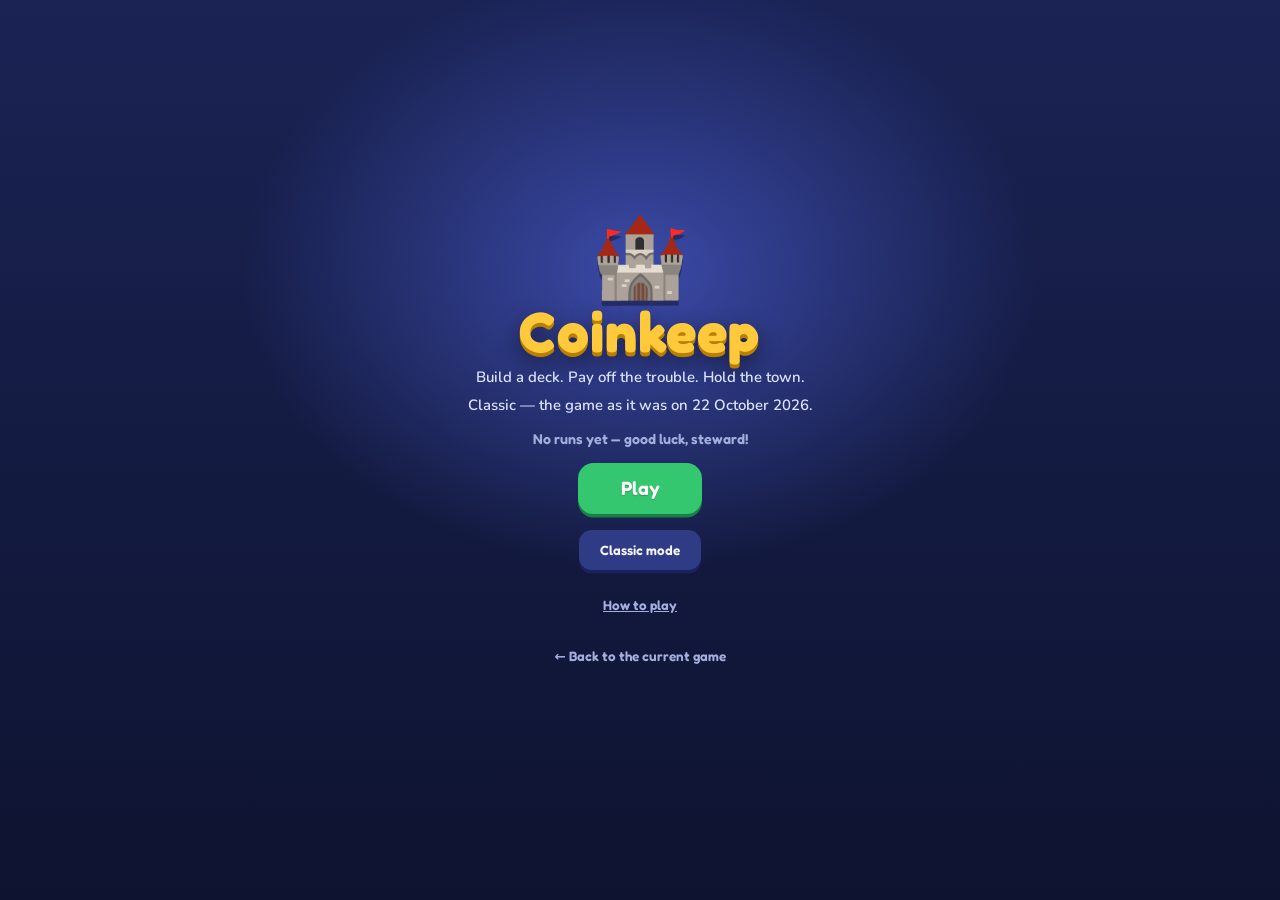
<file: classic/index.html>
<!DOCTYPE html>
<html lang="en">
<head>
<meta charset="utf-8">
<meta name="viewport" content="width=device-width,initial-scale=1,viewport-fit=cover">
<meta name="theme-color" content="#1A2354">
<meta name="mobile-web-app-capable" content="yes">
<meta name="apple-mobile-web-app-capable" content="yes">
<meta name="apple-mobile-web-app-status-bar-style" content="black-translucent">
<title>Coinkeep Classic</title>
<meta name="description" content="Coinkeep — a pocket deckbuilder. Build your deck, pay off the troubles, hold the town.">
<link rel="icon" href="icon.svg" type="image/svg+xml">
<link rel="apple-touch-icon" href="icon.svg">
<link rel="preconnect" href="https://fonts.googleapis.com">
<link rel="preconnect" href="https://fonts.gstatic.com" crossorigin>
<link href="https://fonts.googleapis.com/css2?family=Fredoka:wght@500;600;700&family=Nunito:wght@600;700;800&display=swap" rel="stylesheet">
<link rel="stylesheet" href="css/style.css">
<script src="js/data.js" defer></script>
<script src="js/game.js" defer></script>
<script src="js/save.js" defer></script>
<script src="js/ui.js" defer></script>
</head>
<body>

<div id="app">
  <header id="topbar">
    <span class="brand">🪙 Coinkeep</span>
    <div class="chips">
      <span class="chip wave" id="cWave"></span>
      <span class="chip" id="cTurn"></span>
      <span class="chip" id="cHearts" hidden></span>
      <span class="chip" id="cQueue"></span>
      <span class="chip" id="cNext"></span>
      <span class="chip" id="cTier"></span>
    </div>
    <span class="spacer"></span>
    <button class="tbtn wide-only" id="btnDeck">Deck</button>
    <button class="tbtn wide-only" id="btnTrash">Trash</button>
    <button class="tbtn wide-only" id="btnNew">New run</button>
    <button class="tbtn" id="btnLedger" aria-label="Log">📜<span class="long"> Log</span></button>
    <button class="tbtn" id="btnMenu" aria-label="Settings and menu">⚙<span class="long"> Settings</span></button>
  </header>

  <main id="main">
    <div id="subbar">
      <div id="tabs" role="tablist">
        <button id="tabThreats" role="tab">Threats</button>
        <button id="tabMarket" role="tab">Market <span id="tabBadge" class="badge-n"></span></button>
      </div>
      <div id="jokers"></div>
    </div>

    <div id="board">
      <section class="market-rail">
        <div class="rail-label">Market</div>
        <div class="market" id="market"></div>
      </section>
      <section id="threats"></section>
    </div>

    <div id="bar">
      <div class="res" id="rAct"></div>
      <div class="res" id="rBuy"></div>
      <div class="res coin" id="rCoin"></div>
      <span class="spacer"></span>
      <button class="pile" id="pTreas" title="Play every Treasure in your hand (T)">▶ Treasures</button>
      <button class="pile" id="pDeck" title="View your draw pile"></button>
      <button class="pile" id="pDisc" title="View your discard pile"></button>
      <button id="endturn" title="End turn (E)">End turn</button>
    </div>

    <div id="handwrap"><div id="hand"></div></div>
  </main>

  <aside id="side">
    <div class="side-h"><span>TOWN LOG</span><span class="side-btns"><button class="tbtn" id="logSave" title="Download the whole log as a text file">⬇ Save</button><button id="sideClose" aria-label="Close log">✕</button></span></div>
    <div id="log"></div>
  </aside>
</div>

<div id="toasts" aria-live="polite"></div>

<div id="inspect" role="dialog" aria-modal="true">
  <div id="inspectBody"></div>
  <div id="inspectInfo"></div>
  <div class="mbtns" id="inspectBtns"></div>
</div>

<div id="menu" role="dialog" aria-modal="true" aria-labelledby="menuTitle">
  <div class="sheet">
    <h3 id="menuTitle">Settings</h3>
    <div class="srow">
      <span class="slabel">UI size</span>
      <button class="sbtn" id="sDown" aria-label="Smaller">−</button>
      <input type="range" id="sRange" min="60" max="160" step="5" aria-label="UI size">
      <button class="sbtn" id="sUp" aria-label="Larger">+</button>
      <span id="sVal">100%</span>
    </div>
    <div class="srow hint"><span id="sEff"></span><button class="tbtn" id="sAuto">Reset</button></div>
    <label class="srow check"><input type="checkbox" id="sTap"> Tap a card to read it before playing or buying</label>
    <div class="srow btns">
      <button class="tbtn" id="mDeck">Deck</button>
      <button class="tbtn" id="mTrash">Trash</button>
      <button class="tbtn" id="mLedger">Log</button>
      <button class="tbtn" id="mSave">Save log</button>
      <button class="tbtn" id="mHow">How to play</button>
      <button class="tbtn" id="mNew">New run</button>
    </div>
    <p class="hint keys">Keys: <b>E</b> end turn · <b>T</b> play treasures · <b>+ / −</b> UI size · right-click any card to read it.</p>
    <button class="mbtn go" id="mClose">Done</button>
  </div>
</div>

<div id="veil" role="dialog" aria-modal="true" aria-labelledby="mTitle">
  <h2 id="mTitle"></h2>
  <div class="sub" id="mSub"></div>
  <div id="pool"></div>
  <div class="opts" id="mOpts"></div>
  <div class="mbtns" id="mBtns"></div>
</div>

<div id="over">
  <div class="over-art">🏚</div>
  <h1 id="overTitle">The town falls</h1>
  <p id="overText"></p>
  <button class="mbtn go big" id="overBtn">Try again</button>
  <button class="mbtn" id="overSave">Save log</button>
</div>

<div id="banner" aria-hidden="true"></div>

<div id="title" class="on" role="dialog" aria-modal="true" aria-labelledby="tName">
  <div class="logo">
    <div class="logo-art">🏰</div>
    <h1 id="tName">Coinkeep</h1>
    <p class="tag">Build a deck. Pay off the trouble. Hold the town.</p>
    <p class="tag">Classic — the game as it was on 22 October 2026.</p>
  </div>
  <p class="best" id="tBest"></p>
  <button class="mbtn go big" id="tContinue" hidden></button>
  <button class="mbtn go big" id="tPlay">Play</button>
  <button class="mbtn alt" id="tClassic">Classic mode</button>
  <button class="mbtn" id="tHow">How to play</button>
  <a class="mbtn" href="../index.html" style="text-decoration:none">← Back to the current game</a>
</div>

<div id="howto" role="dialog" aria-modal="true" aria-labelledby="hTitle">
  <div class="sheet">
    <h3 id="hTitle">How to play</h3>
    <ol class="steps">
      <li><b>🃏 Play your hand.</b> Action cards give Cards, Actions, Buys and Coin. Treasures give Coin.</li>
      <li><b>👹 Beat the fuse.</b> Each threat wants something — Coin, Actions, Buys or cards — and has a fuse. Tap its button to pay. If the fuse runs out it detonates: it attacks, scars one of your cards and costs the town a ❤.</li>
      <li><b>🧬 Splice your cards.</b> Every threat you clear lets you graft a keyword onto a card in your deck — Encore with +1 Action, a Gold that's Sticky, a Twin Forge. Clear a threat within two turns for a swift bonus.</li>
      <li><b>🛒 Shop the market.</b> A small set of core cards — splicing is where the depth is. They go to the bottom of your deck. The two leftmost stalls leave each turn. Every wave the stalls stock higher tiers: each tier hits harder and costs more, on the same steep curve as the threats.</li>
      <li><b>🧊 Don't lean on one card.</b> The Snow Queen, and Elites from wave 5, seal your most valuable card in ice until they leave. The Bookworm eats everything your cards would draw until it is full.</li>
      <li><b>🏰 Hold all three slots.</b> If a threat arrives with every slot full, the town falls.</li>
      <li><b>✨ Between waves</b> pick a charm that bends the rules, and visit the Inn to upgrade, copy, mend or trash a card, or rest.</li>
    </ol>
    <p class="hint">Classic mode is the original game: a big card pool, and threats that attack every few turns until you pay them off. Cards with ★ are upgraded. Upgrades stack — a Forge★ can turn Gold into Gold★★.</p>
    <button class="mbtn go" id="hClose">Got it</button>
  </div>
</div>

</body>
</html>
</file>
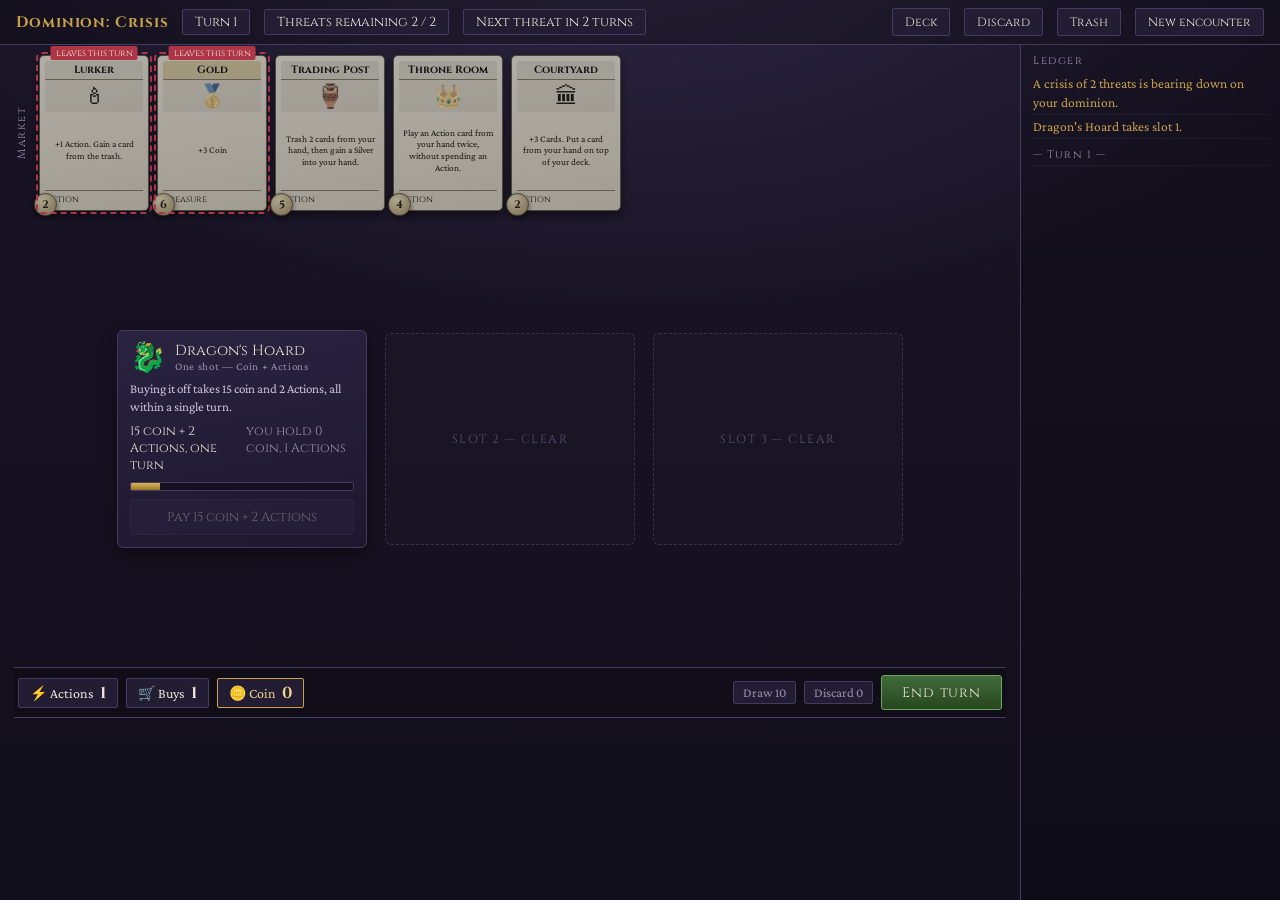
<file: dominion-threats.html>
<!DOCTYPE html>
<html lang="en">
<head>
<meta charset="utf-8">
<meta name="viewport" content="width=device-width,initial-scale=1">
<title>Dominion: Crisis — threat prototype</title>
<link rel="preconnect" href="https://fonts.googleapis.com">
<link rel="preconnect" href="https://fonts.gstatic.com" crossorigin>
<link href="https://fonts.googleapis.com/css2?family=Cinzel:wght@500;700&family=Crimson+Pro:ital,wght@0,400;0,600;1,400&display=swap" rel="stylesheet">
<style>
:root{
  --ink:#1A1526; --ink-2:#231D33; --ink-3:#2E2743; --edge:#453A5F;
  --parch:#E9DEC4; --parch-2:#D8C9A5;
  --gold:#C9A24A; --crimson:#AE3546; --green:#5E8C54; --violet:#7A5AA8; --blue:#4C6E9C;
  --text:#EDE6D8; --dim:#9C90B0;
  --card-w:110px; --card-h:156px;
}
*{box-sizing:border-box;margin:0;padding:0}
html,body{height:100%}
body{
  background:radial-gradient(1200px 700px at 50% -10%, #2E2743 0%, transparent 60%),
             linear-gradient(180deg,#191426 0%,#120F1C 100%);
  color:var(--text);font-family:"Crimson Pro",Georgia,serif;font-size:16px;overflow:hidden;
}
button{font-family:inherit;color:inherit;cursor:pointer;background:none;border:none}
button:focus-visible,[tabindex]:focus-visible{outline:2px solid var(--gold);outline-offset:2px}

#app{display:grid;grid-template-columns:1fr 260px;grid-template-rows:auto 1fr auto;height:100vh}
#topbar{grid-column:1/3;display:flex;align-items:center;gap:14px;padding:8px 16px;border-bottom:1px solid var(--edge);background:rgba(0,0,0,.25);flex-wrap:wrap}
.brand{font-family:Cinzel,serif;font-weight:700;letter-spacing:.06em;color:var(--gold);font-size:15px}
.chip{font-family:Cinzel,serif;font-size:13px;padding:3px 12px;border:1px solid var(--edge);border-radius:2px;background:var(--ink-2)}
.chip.soon{border-color:#C0762F;color:#EFB463}
.chip.now{border-color:var(--crimson);color:#F09090;animation:pulse 1.1s infinite}
@keyframes pulse{50%{opacity:.5}}
.spacer{flex:1}
.tbtn{font-family:Cinzel,serif;font-size:12px;padding:5px 12px;border:1px solid var(--edge);border-radius:2px;background:var(--ink-2)}
.tbtn:hover{border-color:var(--gold)}

#main{position:relative;display:flex;flex-direction:column;min-height:0;padding:10px 14px 0}
#side{border-left:1px solid var(--edge);background:rgba(0,0,0,.2);display:flex;flex-direction:column;min-height:0}

/* market */
.market-rail{display:flex;align-items:center;gap:10px}
.rail-label{font-family:Cinzel,serif;font-size:11px;letter-spacing:.14em;color:var(--dim);writing-mode:vertical-rl;transform:rotate(180deg);height:var(--card-h);display:flex;align-items:center;justify-content:center}
.market{display:flex;gap:8px}
.market .slot{position:relative}
.slot.leaving::after{content:"";position:absolute;inset:-3px;border:2px dashed var(--crimson);border-radius:6px;pointer-events:none}
.leaving-tag{position:absolute;top:-9px;left:50%;transform:translateX(-50%);font-family:Cinzel,serif;font-size:9px;background:var(--crimson);padding:1px 5px;border-radius:2px;white-space:nowrap;z-index:3}

/* threats */
#threats{flex:1;display:flex;align-items:center;justify-content:center;gap:18px;min-height:0;padding:10px 0}
.tslot{width:250px;min-height:212px;border-radius:6px;border:1px solid var(--edge);background:linear-gradient(170deg,#2A2340,#1D1830);
  display:flex;flex-direction:column;padding:12px;gap:8px;position:relative;box-shadow:0 6px 18px rgba(0,0,0,.45)}
.tslot.empty{border-style:dashed;border-color:#3A3150;background:rgba(255,255,255,.015);align-items:center;justify-content:center;color:#5C5175;font-family:Cinzel,serif;font-size:12px;letter-spacing:.12em;box-shadow:none}
.tslot.ready{border-color:var(--gold);box-shadow:0 0 0 1px var(--gold),0 6px 18px rgba(0,0,0,.45)}
.tslot.new{animation:drop .45s ease-out}
@keyframes drop{0%{transform:translateY(-26px);opacity:0}100%{transform:none;opacity:1}}
.tslot.done{animation:vanish .4s ease-in forwards}
@keyframes vanish{100%{transform:scale(.88);opacity:0}}
.thead{display:flex;align-items:center;gap:9px}
.tart{font-size:29px;line-height:1}
.tname{font-family:Cinzel,serif;font-size:14.5px;line-height:1.15}
.tkind{font-size:11px;color:var(--dim);letter-spacing:.06em}
.tdesc{font-size:13px;line-height:1.35;color:#CFC5DC;flex:1}
.tbar{height:9px;background:#150F20;border:1px solid var(--edge);border-radius:2px;overflow:hidden}
.tfill{height:100%;background:linear-gradient(180deg,#D8B45C,#9A7526);transition:width .3s}
.tfill.cash{background:linear-gradient(180deg,#D8B45C,#9A7526)}
.tfill.act{background:linear-gradient(180deg,#B487E0,#6B47A0)}
.tfill.buy{background:linear-gradient(180deg,#71A7DE,#3D6DA5)}
.tfill.blood{background:linear-gradient(180deg,#D06A72,#8A2632)}
.tnum{font-family:Cinzel,serif;font-size:12.5px;display:flex;justify-content:space-between}
.tbtn2{font-family:Cinzel,serif;font-size:13px;padding:8px 10px;border-radius:3px;border:1px solid var(--edge);background:var(--ink-3);width:100%}
.tbtn2.go{background:linear-gradient(180deg,#8E6C1E,#5C4411);border-color:var(--gold)}
.tbtn2.go:hover{filter:brightness(1.2)}
.tbtn2.blood{background:linear-gradient(180deg,#8E2A38,#5C1A22);border-color:#C05263}
.tbtn2:disabled{opacity:.36;cursor:default}
.warnpip{position:absolute;top:-9px;right:8px;font-size:10px;font-family:Cinzel,serif;background:var(--crimson);padding:1px 7px;border-radius:2px}

/* resource bar */
#bar{display:flex;align-items:center;gap:8px;padding:7px 4px;border-top:1px solid var(--edge);border-bottom:1px solid var(--edge);background:rgba(0,0,0,.22)}
.res{display:flex;align-items:center;gap:6px;padding:3px 11px;border:1px solid var(--edge);border-radius:2px;background:var(--ink-2);font-size:14px}
.res b{font-family:Cinzel,serif;font-size:16px}
.res.spent{opacity:.32}
.res.coin{border-color:var(--gold);color:#F0D48E}
.pile{font-size:13px;color:var(--dim);border:1px solid var(--edge);border-radius:2px;padding:3px 9px;background:var(--ink-2)}
.pile:hover{color:var(--text);border-color:var(--gold)}
#endturn{font-family:Cinzel,serif;font-size:14px;letter-spacing:.06em;padding:7px 20px;background:linear-gradient(180deg,#3F6B39,#28461F);border:1px solid #6FA362;border-radius:3px}
#endturn:hover{filter:brightness(1.18)}
#endturn:disabled{filter:grayscale(1) brightness(.6);cursor:default}

/* hand */
#handwrap{padding:12px 14px 16px;display:flex;justify-content:center;align-items:flex-end;min-height:calc(var(--card-h) + 26px)}
#hand{display:flex;justify-content:center}
#hand .card{margin:0 -13px;transition:transform .14s}
#hand .card:hover{transform:translateY(-18px) scale(1.06);z-index:20}

/* cards */
.card{width:var(--card-w);height:var(--card-h);flex:0 0 auto;position:relative;border-radius:5px;padding:5px;
  display:flex;flex-direction:column;background:linear-gradient(170deg,var(--parch),var(--parch-2));
  color:#241C12;border:1px solid #6A5A3A;box-shadow:0 4px 10px rgba(0,0,0,.5);text-align:center;user-select:none}
.card .banner{font-family:Cinzel,serif;font-size:10.5px;font-weight:700;line-height:1.15;padding:3px 2px;border-radius:3px 3px 0 0;color:#1B1420;background:#D5CBB4;border-bottom:1px solid #8A7752}
.card.t-treasure .banner{background:#E2C266}
.card.t-victory .banner{background:#B9CC86}
.card.t-junk .banner{background:#9A8FA8}
.card.t-curse .banner{background:#8E76BE;color:#160F1E}
.card .art{flex:0 0 32px;display:flex;align-items:center;justify-content:center;font-size:23px;background:rgba(0,0,0,.06)}
.card .tx{flex:1;font-size:9.4px;line-height:1.24;padding:4px 3px;overflow:hidden;display:flex;align-items:center;justify-content:center}
.card .foot{font-family:Cinzel,serif;font-size:9px;display:flex;justify-content:space-between;border-top:1px solid #8A7752;padding-top:2px}
.card .cost{position:absolute;left:-6px;bottom:-6px;width:23px;height:23px;border-radius:50%;
  background:radial-gradient(circle at 35% 30%,#F0D68F,#B5872E);border:1px solid #6A4E17;color:#33240A;
  font-family:Cinzel,serif;font-size:11px;font-weight:700;display:flex;align-items:center;justify-content:center;box-shadow:0 2px 5px rgba(0,0,0,.5)}
.card.playable{cursor:pointer;box-shadow:0 0 0 2px var(--gold),0 4px 12px rgba(0,0,0,.55)}
.card.buyable{cursor:pointer;box-shadow:0 0 0 2px var(--green),0 4px 12px rgba(0,0,0,.55)}
.card.selected{box-shadow:0 0 0 3px #E8A33D,0 4px 12px rgba(0,0,0,.55);transform:translateY(-10px)}
.card.dead{filter:grayscale(.6) brightness(.78)}

/* log */
.side-h{font-family:Cinzel,serif;font-size:11px;letter-spacing:.14em;color:var(--dim);padding:8px 12px 4px}
#log{flex:1;overflow-y:auto;padding:0 12px 12px;font-size:13.5px;line-height:1.42}
#log div{padding:2px 0;border-bottom:1px solid rgba(255,255,255,.05)}
#log .hl{color:var(--gold)}
#log .bad{color:#E07A7A}
#log .good{color:#89C27E}
#log .turn{color:var(--dim);font-family:Cinzel,serif;font-size:11px;letter-spacing:.1em;padding-top:8px}
#log::-webkit-scrollbar{width:7px}
#log::-webkit-scrollbar-thumb{background:var(--edge);border-radius:4px}

/* modal */
#veil{position:fixed;inset:0;background:rgba(8,5,14,.87);display:none;flex-direction:column;align-items:center;justify-content:center;gap:16px;z-index:100;padding:24px}
#veil.on{display:flex}
#veil h2{font-family:Cinzel,serif;font-size:19px;font-weight:500;text-align:center;max-width:640px}
#veil .sub{color:var(--dim);font-size:14px;margin-top:-8px;text-align:center;max-width:640px}
#pool{display:flex;flex-wrap:wrap;gap:10px;justify-content:center;max-width:980px;max-height:56vh;overflow-y:auto;padding:6px}
#pool .card{cursor:pointer}
.opts{display:flex;flex-wrap:wrap;gap:10px;justify-content:center}
.opt{font-family:Cinzel,serif;font-size:14px;padding:10px 20px;border:1px solid var(--edge);border-radius:3px;background:var(--ink-2)}
.opt:hover{border-color:var(--gold);background:var(--ink-3)}
.mbtns{display:flex;gap:10px}
.mbtn{font-family:Cinzel,serif;font-size:13px;padding:8px 22px;border:1px solid var(--edge);border-radius:3px;background:var(--ink-2)}
.mbtn.go{background:linear-gradient(180deg,#3F6B39,#28461F);border-color:#6FA362}
.mbtn:disabled{opacity:.35;cursor:default}
#over{position:fixed;inset:0;background:rgba(8,5,14,.94);display:none;flex-direction:column;align-items:center;justify-content:center;gap:14px;z-index:200;text-align:center;padding:24px}
#over.on{display:flex}
#over h1{font-family:Cinzel,serif;font-size:40px;color:var(--crimson)}
#over h1.win{color:var(--gold)}
#over p{font-size:17px;color:var(--dim);max-width:520px;line-height:1.5}
@media (prefers-reduced-motion:reduce){*{animation-duration:.01ms!important;transition-duration:.01ms!important}}
@media (max-width:1180px){:root{--card-w:94px;--card-h:132px}#side{display:none}#app{grid-template-columns:1fr}#topbar{grid-column:1}.tslot{width:208px}}
</style>
</head>
<body>

<div id="app">
  <div id="topbar">
    <span class="brand">Dominion: Crisis</span>
    <span class="chip" id="cTurn">Turn 1</span>
    <span class="chip" id="cQueue">Threats remaining 0/0</span>
    <span class="chip" id="cNext">Next threat in 3 turns</span>
    <span class="spacer"></span>
    <button class="tbtn" id="btnDeck">Deck</button>
    <button class="tbtn" id="btnDiscard">Discard</button>
    <button class="tbtn" id="btnTrash">Trash</button>
    <button class="tbtn" id="btnRestart">New encounter</button>
  </div>

  <div id="main">
    <div class="market-rail">
      <div class="rail-label">Market</div>
      <div class="market" id="market"></div>
    </div>

    <div id="threats"></div>

    <div id="bar">
      <div class="res" id="rAct">⚡ Actions <b>1</b></div>
      <div class="res" id="rBuy">🛒 Buys <b>1</b></div>
      <div class="res coin" id="rCoin">🪙 Coin <b>0</b></div>
      <span class="spacer"></span>
      <button class="pile" id="pDeck">Draw 5</button>
      <button class="pile" id="pDisc">Discard 0</button>
      <button id="endturn">End turn</button>
    </div>

    <div id="handwrap"><div id="hand"></div></div>
  </div>

  <div id="side">
    <div class="side-h">Ledger</div>
    <div id="log"></div>
  </div>
</div>

<div id="veil">
  <h2 id="mTitle"></h2>
  <div class="sub" id="mSub"></div>
  <div id="pool"></div>
  <div class="opts" id="mOpts"></div>
  <div class="mbtns" id="mBtns"></div>
</div>

<div id="over">
  <h1 id="overTitle">Encounter lost</h1>
  <p id="overText"></p>
  <button class="mbtn go" id="overBtn">Start a new encounter</button>
</div>

<script>
"use strict";
/* ==========================================================
   Dominion: Crisis — a deckbuilder with no combat.
   You build an engine; threats queue up and demand resources.
   ========================================================== */

const rnd  = n => Math.floor(Math.random()*n);
const pick = a => a[rnd(a.length)];
function shuffle(a){for(let i=a.length-1;i>0;i--){const j=rnd(i+1);[a[i],a[j]]=[a[j],a[i]];}return a;}
const $ = id => document.getElementById(id);
const sleep = ms => new Promise(r=>setTimeout(r,ms));

const TUNE = {
  slots:3,
  spawnEvery:3,          // a threat arrives at the end of every Nth turn
  queueMin:1, queueMax:8,
  startDeck:'estates',   // 'estates' -> 7 Copper + 3 Estate | 'cellar' -> 9 Copper + 1 Cellar
  coinWeights: t => (t<6 ? [['copper',48],['silver',40],['gold',12]]
                         : [['copper',30],['silver',44],['gold',26]])
};

/* ==========================================================
   CARDS — pure Dominion Base + Intrigue engine pieces.
   No Attacks, no Reactions, no multiplayer text.
   ========================================================== */
const DB={};
function def(k,o){ DB[k]=Object.assign({key:k},o); }

def('copper',{n:'Copper',c:0,t:'treasure',v:1,art:'🥉',tx:'+1 Coin'});
def('silver',{n:'Silver',c:3,t:'treasure',v:2,art:'🥈',tx:'+2 Coin'});
def('gold',  {n:'Gold',  c:6,t:'treasure',v:3,art:'🥇',tx:'+3 Coin'});
const TREASURES=['copper','silver','gold'];

def('estate',{n:'Estate',c:2,t:'victory',art:'🏡',tx:'Dead weight. It does nothing in your hand — trash it or feed it to a threat.'});
def('curse', {n:'Curse', c:0,t:'curse',  art:'💀',tx:'Dead weight. Cannot be played. Trash it with a card effect to be rid of it.'});
def('bulk',  {n:'Bulk',  c:0,t:'junk',   art:'📦',tx:'Salvage left behind by a cleared threat. Spend 1 Action to trash it for good.'});

const A = n => G.actions += n;
const B = n => G.buys    += n;
const C = n => G.coin    += n;

/* --- cost 2 --- */
def('cellar',{n:'Cellar',c:2,t:'action',art:'🪜',tx:'+1 Action. Discard any number of cards, then draw that many.',
  fx:async()=>{ A(1);
    const s=await chooseCards(G.hand,{min:0,max:99,title:'Cellar',sub:'Discard any number, then draw that many.'});
    s.forEach(c=>{pull(G.hand,c);G.discard.push(c);}); draw(s.length); }});
def('chapel',{n:'Chapel',c:2,t:'action',art:'⛪',tx:'Trash up to 4 cards from your hand.',
  fx:async()=>{ const s=await chooseCards(G.hand,{min:0,max:4,title:'Chapel',sub:'Trash up to 4 cards.'});
    s.forEach(c=>{pull(G.hand,c);trashCard(c);}); }});
def('courtyard',{n:'Courtyard',c:2,t:'action',art:'🏛',tx:'+3 Cards. Put a card from your hand on top of your deck.',
  fx:async()=>{ draw(3);
    const s=await chooseCards(G.hand,{min:1,max:1,title:'Courtyard',sub:'Put one card back on top of your deck.'});
    if(s[0]){pull(G.hand,s[0]);G.deck.unshift(s[0]);} }});
def('pawn',{n:'Pawn',c:2,t:'action',art:'♟',tx:'Choose two: +1 Card; +1 Action; +1 Buy; +1 Coin.',
  fx:async()=>{ const m={card:['+1 Card',()=>draw(1)],act:['+1 Action',()=>A(1)],buy:['+1 Buy',()=>B(1)],coin:['+1 Coin',()=>C(1)]};
    const ks=Object.keys(m);
    const a=await chooseOption('Pawn','Choose the first benefit.',ks.map(k=>[k,m[k][0]]));
    const b=await chooseOption('Pawn','Choose the second.',ks.filter(k=>k!==a).map(k=>[k,m[k][0]]));
    m[a][1](); m[b][1](); }});
def('lurker',{n:'Lurker',c:2,t:'action',art:'🕯',tx:'+1 Action. Gain a card from the trash.',
  fx:async()=>{ A(1); if(!G.trash.length){log('The trash is empty.');return;}
    const s=await chooseCards(G.trash,{min:0,max:1,title:'Lurker',sub:'Take one card back out of the trash.'});
    if(s[0]){pull(G.trash,s[0]);G.discard.push(s[0]);log(`Lurker recovers ${s[0].n}.`);} }});

/* --- cost 3 --- */
def('harbinger',{n:'Harbinger',c:3,t:'action',art:'📯',tx:'+1 Card, +1 Action. Put a card from your discard pile on top of your deck.',
  fx:async()=>{ draw(1);A(1); if(!G.discard.length)return;
    const s=await chooseCards(G.discard,{min:0,max:1,title:'Harbinger',sub:'Set one card on top of your deck.'});
    if(s[0]){pull(G.discard,s[0]);G.deck.unshift(s[0]);} }});
def('merchant',{n:'Merchant',c:3,t:'action',art:'⚖',tx:'+1 Card, +1 Action, +1 Coin.',fx:async()=>{draw(1);A(1);C(1);}});
def('vassal',{n:'Vassal',c:3,t:'action',art:'🎺',tx:'+2 Coin. Discard the top card of your deck; if it is an Action you may play it free.',
  fx:async()=>{ C(2); const top=popDeck(); if(!top)return; log(`Vassal turns up ${top.n}.`);
    if(top.t==='action'&&DB[top.key].fx){
      if(await chooseOption('Vassal',`Play ${top.n} for free?`,[['y','Play it'],['n','Discard it']])==='y'){
        G.inPlay.push(top); G.actionsPlayed++; await DB[top.key].fx(top); return; } }
    G.discard.push(top); }});
def('village',{n:'Village',c:3,t:'action',art:'🏘',tx:'+1 Card, +2 Actions.',fx:async()=>{draw(1);A(2);}});
def('workshop',{n:'Workshop',c:3,t:'action',art:'🔨',tx:'Gain a market card costing up to 4.',
  fx:async()=>{ await gainFromMarket(4,'discard','Workshop'); }});
def('shantytown',{n:'Shanty Town',c:3,t:'action',art:'🏚',tx:'+2 Actions. If you have no Action cards in hand, +2 Cards.',
  fx:async()=>{ A(2); if(!G.hand.some(c=>c.t==='action')) draw(2); }});
def('steward',{n:'Steward',c:3,t:'action',art:'🗝',tx:'Choose one: +2 Cards; or +2 Coin; or trash 2 cards from your hand.',
  fx:async()=>{ const o=await chooseOption('Steward','Choose one.',[['c','+2 Cards'],['m','+2 Coin'],['t','Trash 2 cards']]);
    if(o==='c')draw(2); else if(o==='m')C(2);
    else{const s=await chooseCards(G.hand,{min:0,max:2,title:'Steward',sub:'Trash up to 2 cards.'});
         s.forEach(c=>{pull(G.hand,c);trashCard(c);});} }});
def('masquerade',{n:'Masquerade',c:3,t:'action',art:'🎭',tx:'+2 Cards. Trash a card from your hand.',
  fx:async()=>{ draw(2);
    const s=await chooseCards(G.hand,{min:0,max:1,title:'Masquerade',sub:'Trash one card.'});
    if(s[0]){pull(G.hand,s[0]);trashCard(s[0]);} }});
def('wishingwell',{n:'Wishing Well',c:3,t:'action',art:'🪣',tx:'+1 Card, +1 Action. Reveal the top card of your deck; if it is a Treasure, draw it.',
  fx:async()=>{ draw(1);A(1); const top=peekDeck(); if(!top)return;
    log(`Wishing Well reveals ${top.n}.`); if(top.t==='treasure')draw(1); }});

/* --- cost 4 --- */
def('moneylender',{n:'Moneylender',c:4,t:'action',art:'💰',tx:'Trash a Copper from your hand for +3 Coin.',
  fx:async()=>{ const cop=G.hand.find(c=>c.key==='copper');
    if(!cop){log('No Copper to lend against.');return;} pull(G.hand,cop);trashCard(cop);C(3); }});
def('poacher',{n:'Poacher',c:4,t:'action',art:'🏹',tx:'+1 Card, +1 Action, +1 Coin.',fx:async()=>{draw(1);A(1);C(1);}});
def('remodel',{n:'Remodel',c:4,t:'action',art:'🧱',tx:'Trash a card from your hand, then gain a market card costing up to 2 more.',
  fx:async()=>{ const s=await chooseCards(G.hand,{min:1,max:1,title:'Remodel',sub:'Trash one card to rebuild.'});
    if(!s[0])return; const base=DB[s[0].key].c; pull(G.hand,s[0]); trashCard(s[0]);
    await gainFromMarket(base+2,'discard','Remodel'); }});
def('smithy',{n:'Smithy',c:4,t:'action',art:'⚒',tx:'+3 Cards.',fx:async()=>{draw(3);}});
def('throneroom',{n:'Throne Room',c:4,t:'action',art:'👑',tx:'Play an Action card from your hand twice, without spending an Action.',
  fx:async()=>{ const cand=G.hand.filter(c=>c.t==='action'&&DB[c.key].fx);
    if(!cand.length){log('No Action to double.');return;}
    const s=await chooseCards(cand,{min:1,max:1,title:'Throne Room',sub:'Play this Action twice.'});
    const c=s[0]; if(!c)return; pull(G.hand,c); G.inPlay.push(c); G.actionsPlayed+=2;
    await DB[c.key].fx(c); render();
    if(G.inPlay.includes(c)) await DB[c.key].fx(c); }});
def('baron',{n:'Baron',c:4,t:'action',art:'🏰',tx:'+1 Buy, +2 Coin. You may discard an Estate for +2 more Coin.',
  fx:async()=>{ B(1);C(2); const e=G.hand.find(c=>c.key==='estate');
    if(e&&await chooseOption('Baron','Discard an Estate for +2 Coin?',[['y','Discard it'],['n','Keep it']])==='y'){
      pull(G.hand,e);G.discard.push(e);C(2);} }});
def('bridge',{n:'Bridge',c:4,t:'action',art:'🌉',tx:'+1 Buy, +1 Coin. Market cards cost 1 less this turn.',
  fx:async()=>{B(1);C(1);G.discount++;}});
def('conspirator',{n:'Conspirator',c:4,t:'action',art:'🗝',tx:'+2 Coin. If you have played 3 or more Actions this turn, +1 Card and +1 Action.',
  fx:async()=>{ C(2); if(G.actionsPlayed>=3){draw(1);A(1);} }});
def('ironworks',{n:'Ironworks',c:4,t:'action',art:'⚙',tx:'Gain a market card costing up to 4. If it is an Action +1 Action; a Treasure +1 Coin.',
  fx:async()=>{ const g=await gainFromMarket(4,'discard','Ironworks'); if(!g)return;
    if(g.t==='action')A(1); else if(g.t==='treasure')C(1); }});
def('miningvillage',{n:'Mining Village',c:4,t:'action',art:'⛏',tx:'+1 Card, +2 Actions. You may trash this for +2 Coin.',
  fx:async(self)=>{ draw(1);A(2);
    if(self&&await chooseOption('Mining Village','Trash it for +2 Coin?',[['y','Trash for +2 Coin'],['n','Keep it']])==='y'){
      pull(G.inPlay,self);trashCard(self);C(2);} }});
def('secretpassage',{n:'Secret Passage',c:4,t:'action',art:'🚪',tx:'+1 Card, +1 Action. Put a card from your hand on top of your deck.',
  fx:async()=>{ draw(1);A(1);
    const s=await chooseCards(G.hand,{min:0,max:1,title:'Secret Passage',sub:'Hide one card on top of your deck.'});
    if(s[0]){pull(G.hand,s[0]);G.deck.unshift(s[0]);} }});
def('mill',{n:'Mill',c:4,t:'action',art:'🌾',tx:'+1 Card, +1 Action. You may discard 2 cards for +2 Coin.',
  fx:async()=>{ draw(1);A(1);
    const s=await chooseCards(G.hand,{min:0,max:2,title:'Mill',sub:'Discard exactly 2 cards for +2 Coin.'});
    if(s.length===2){s.forEach(c=>{pull(G.hand,c);G.discard.push(c);});C(2);} }});

/* --- cost 5 --- */
def('festival',{n:'Festival',c:5,t:'action',art:'🎪',tx:'+2 Actions, +1 Buy, +2 Coin.',fx:async()=>{A(2);B(1);C(2);}});
def('laboratory',{n:'Laboratory',c:5,t:'action',art:'⚗',tx:'+2 Cards, +1 Action.',fx:async()=>{draw(2);A(1);}});
def('market',{n:'Market',c:5,t:'action',art:'🏪',tx:'+1 Card, +1 Action, +1 Buy, +1 Coin.',fx:async()=>{draw(1);A(1);B(1);C(1);}});
def('library',{n:'Library',c:5,t:'action',art:'📚',tx:'Draw until you have 7 cards in hand.',
  fx:async()=>{ let g=0; while(G.hand.length<7&&g++<20){ if(!draw(1))break; } }});
def('mine',{n:'Mine',c:5,t:'action',art:'⛰',tx:'Trash a Treasure from your hand, then gain a Treasure costing up to 3 more, into your hand.',
  fx:async()=>{ const tr=G.hand.filter(c=>c.t==='treasure');
    if(!tr.length){log('No Treasure to mine.');return;}
    const s=await chooseCards(tr,{min:1,max:1,title:'Mine',sub:'Trash a Treasure to upgrade it.'});
    if(!s[0])return; const base=DB[s[0].key].c; pull(G.hand,s[0]); trashCard(s[0]);
    const k=await chooseOption('Mine','Take a Treasure into your hand.',
      TREASURES.filter(x=>DB[x].c<=base+3).map(x=>[x,`${DB[x].n} (${DB[x].c})`]));
    G.hand.push(mk(k)); log(`Mine yields a ${DB[k].n}.`,'hl'); }});
def('patrol',{n:'Patrol',c:5,t:'action',art:'🔦',tx:'+3 Cards.',fx:async()=>{draw(3);}});
def('tradingpost',{n:'Trading Post',c:5,t:'action',art:'🏺',tx:'Trash 2 cards from your hand, then gain a Silver into your hand.',
  fx:async()=>{ const s=await chooseCards(G.hand,{min:0,max:2,title:'Trading Post',sub:'Trash exactly 2 cards for a Silver.'});
    if(s.length===2){s.forEach(c=>{pull(G.hand,c);trashCard(c);});G.hand.push(mk('silver'));log('Trading Post pays out a Silver.','hl');} }});
def('upgrade',{n:'Upgrade',c:5,t:'action',art:'🔺',tx:'+1 Card, +1 Action. Trash a card from your hand, then gain a market card costing exactly 1 more.',
  fx:async()=>{ draw(1);A(1);
    const s=await chooseCards(G.hand,{min:0,max:1,title:'Upgrade',sub:'Trash one card to upgrade it.'});
    if(!s[0])return; const base=DB[s[0].key].c; pull(G.hand,s[0]); trashCard(s[0]);
    await gainFromMarket(base+1,'discard','Upgrade',base+1); }});
def('sentry',{n:'Sentry',c:5,t:'action',art:'🔭',tx:'+1 Card, +1 Action. Trash up to 1 card from your hand.',
  fx:async()=>{ draw(1);A(1);
    const s=await chooseCards(G.hand,{min:0,max:1,title:'Sentry',sub:'Trash one card, or skip.'});
    if(s[0]){pull(G.hand,s[0]);trashCard(s[0]);} }});

/* --- cost 6 --- */
def('artisan',{n:'Artisan',c:6,t:'action',art:'🎨',tx:'Gain a market card costing up to 5 into your hand, then put a card from your hand on top of your deck.',
  fx:async()=>{ await gainFromMarket(5,'hand','Artisan');
    const s=await chooseCards(G.hand,{min:1,max:1,title:'Artisan',sub:'Put one card on top of your deck.'});
    if(s[0]){pull(G.hand,s[0]);G.deck.unshift(s[0]);} }});
def('nobles',{n:'Nobles',c:6,t:'action',art:'🎩',tx:'Choose one: +3 Cards; or +2 Actions.',
  fx:async()=>{ (await chooseOption('Nobles','Choose one.',[['c','+3 Cards'],['a','+2 Actions']]))==='c'?draw(3):A(2); }});

const NON_MARKET=['copper','silver','gold','estate','curse','bulk'];
const KINGDOM=Object.keys(DB).filter(k=>!NON_MARKET.includes(k));

/* ==========================================================
   THREATS
   ========================================================== */
const THREATS={
  bribe:{n:'Royal Bribe',art:'💼',kind:'prog_coin',need:25,bar:'cash',
    label:'Progressive — Coin',
    desc:'A chain of officials must be paid off. Pour in whatever coin you have left at the end of each turn.'},
  siege:{n:'Monster Siege',art:'🏯',kind:'once_coin',need:12,bar:'cash',
    label:'One shot — Coin',
    desc:'Mercenaries want the whole fee up front. You need 12 coin on the table in a single turn.'},
  shrine:{n:'Corrupted Shrine',art:'🕍',kind:'sacrifice',need:3,bar:'blood',
    label:'Sacrifice — Cards',
    desc:'Feed it 3 cards from your hand. Bulk is not accepted. The cards are trashed for good.'},
  redtape:{n:'Bureaucratic Red Tape',art:'📜',kind:'prog_action',need:6,bar:'act',
    label:'Progressive — Actions',
    desc:'Paperwork, endlessly. Spend 6 Actions into it across as many turns as you need.'},
  embargo:{n:'Trade Embargo',art:'⛔',kind:'prog_buy',need:4,bar:'buy',
    label:'Progressive — Buys',
    desc:'Negotiating it away costs trade rights. Spend 4 Buys into it across turns.'},
  offering:{n:'Dark Offering',art:'🩸',kind:'prog_discard',need:8,bar:'blood',
    label:'Progressive — Discards',
    desc:'It eats whatever you hand over. Discard 8 cards from your hand into it across turns.'},
  pact:{n:'Blood Pact',art:'🤝',kind:'panic',curses:3,bar:'blood',
    label:'Panic button',
    desc:'Sign and it is gone at once — but 3 Curses go straight into your discard pile.'},
  hoard:{n:"Dragon's Hoard",art:'🐉',kind:'once_hybrid',needCoin:15,needAct:2,bar:'cash',
    label:'One shot — Coin + Actions',
    desc:'Buying it off takes 15 coin and 2 Actions, all within a single turn.'},
  anomaly:{n:'Magical Anomaly',art:'🌀',kind:'upgrade',bar:'act',
    label:'Sacrifice — Treasure + Action',
    desc:'Trash one Treasure and one Action card from your hand into the rift. Either order, any turn.'},
  extort:{n:'Extortionist',art:'🗡',kind:'prog_coin',need:8,bar:'cash',penalty:true,
    label:'Progressive — Coin, escalating',
    desc:'Wants 8 coin. Every turn it is still standing at the end of your turn, a Curse lands in your discard.'}
};
const THREAT_KEYS=Object.keys(THREATS);

/* ==========================================================
   STATE
   ========================================================== */
let G=null, busy=false;
function mk(key){const d=DB[key];return {uid:(mk._i=(mk._i||0)+1),key,n:d.n,c:d.c,t:d.t,v:d.v,art:d.art,tx:d.tx};}
function pull(a,c){const i=a.indexOf(c);if(i>=0)a.splice(i,1);return i>=0;}

function newEncounter(){
  G={ deck:[],hand:[],discard:[],inPlay:[],trash:[],
      coin:0,actions:1,buys:1,actionsPlayed:0,discount:0,
      market:[],mDeck:[],mDiscard:[],
      turn:0, slots:new Array(TUNE.slots).fill(null), queue:[], total:0, cleared:0, over:false };

  if(TUNE.startDeck==='cellar'){ for(let i=0;i<9;i++)G.deck.push(mk('copper')); G.deck.push(mk('cellar')); }
  else { for(let i=0;i<7;i++)G.deck.push(mk('copper')); for(let i=0;i<3;i++)G.deck.push(mk('estate')); }
  shuffle(G.deck);

  for(const k of KINGDOM) for(let i=0;i<4;i++) G.mDeck.push(mk(k));
  shuffle(G.mDeck);
  for(let i=0;i<4;i++) G.market.push(drawMarketCard());
  G.market.splice(rnd(5),0,randomTreasure());

  const n=TUNE.queueMin+rnd(TUNE.queueMax-TUNE.queueMin+1);
  G.total=n;
  for(let i=0;i<n;i++) G.queue.push(newThreat(pick(THREAT_KEYS)));

  $('over').classList.remove('on');
  log(`A crisis of ${n} threat${n>1?'s':''} is bearing down on your dominion.`,'hl');
  spawnThreat(true);
  startTurn();
}

function newThreat(key){
  const d=THREATS[key];
  return {key,...d,prog:0,tDone:false,aDone:false,id:(newThreat._i=(newThreat._i||0)+1)};
}

/* ---------- market ---------- */
function randomTreasure(){
  const w=TUNE.coinWeights(G?G.turn:1), tot=w.reduce((s,x)=>s+x[1],0); let r=rnd(tot);
  for(const [k,n] of w){ if(r<n) return mk(k); r-=n; }
  return mk('copper');
}
function drawMarketCard(){ if(!G.mDeck.length){G.mDeck=shuffle(G.mDiscard);G.mDiscard=[];} return G.mDeck.pop()||randomTreasure(); }
function ensureCoin(){ if(!G.market.some(c=>c&&c.t==='treasure')){ const i=G.market.length-1;
  if(G.market[i])G.mDiscard.push(G.market[i]); G.market[i]=randomTreasure(); } }
function cycleMarket(){
  const gone=G.market.splice(0,2); let coins=0;
  for(const c of gone){ if(c.t==='treasure')coins++; else G.mDiscard.push(c); }
  for(let i=0;i<2;i++){ if(coins>0){G.market.push(randomTreasure());coins--;} else G.market.push(drawMarketCard()); }
  ensureCoin();
  log(`Market rotates: ${gone.map(c=>c.n).join(' and ')} leave the stalls.`);
}
function refillSlot(i,wasT){ G.market[i]= wasT?randomTreasure():drawMarketCard(); ensureCoin(); }
const costOf = c => Math.max(0,c.c-G.discount);

/* ---------- deck ---------- */
function popDeck(){
  if(!G.deck.length){ if(!G.discard.length)return null;
    G.deck=shuffle(G.discard.slice()); G.discard=[]; log('You shuffle your discard pile back into your deck.'); }
  return G.deck.shift()||null;
}
function peekDeck(){ if(!G.deck.length){ if(!G.discard.length)return null;
  G.deck=shuffle(G.discard.slice()); G.discard=[]; } return G.deck[0]; }
function draw(n){ let g=0; for(let i=0;i<n;i++){const c=popDeck(); if(!c)break; G.hand.push(c); g++;} return g; }
function trashCard(c){ G.trash.push(c); log(`${c.n} is trashed.`); }

/* ==========================================================
   THREAT FLOW
   ========================================================== */
function spawnThreat(first){
  if(!G.queue.length) return true;
  const idx=G.slots.findIndex(s=>s===null);
  if(idx<0){
    const t=G.queue[0];
    lose(`${t.n} arrives with nowhere to stand.`,
         `All three slots were still occupied when the next threat came due. You cleared ${G.cleared} of ${G.total}.`);
    return false;
  }
  const t=G.queue.shift();
  t.slot=idx; t.fresh=true;
  G.slots[idx]=t;
  log(`${t.n} takes slot ${idx+1}.`, first?'hl':'bad');
  return true;
}

function completeThreat(t){
  const i=G.slots.indexOf(t);
  if(i>=0) G.slots[i]=null;
  G.cleared++;
  G.discard.push(mk('bulk'));
  log(`${t.n} cleared. A Bulk card is left in your discard pile.`,'good');
  checkWin();
  render();
}

function checkWin(){
  if(G.over) return;
  if(!G.queue.length && G.slots.every(s=>s===null)){
    G.over=true;
    $('overTitle').textContent='Crisis averted';
    $('overTitle').className='win';
    $('overText').textContent=`All ${G.total} threat${G.total>1?'s':''} cleared in ${G.turn} turns. Your deck holds ${deckSize()} cards, ${countKey('bulk')} of them Bulk and ${countKey('curse')} Curses.`;
    $('over').classList.add('on');
  }
}
function lose(title,text){
  G.over=true;
  $('overTitle').textContent=title; $('overTitle').className='';
  $('overText').textContent=text;
  $('over').classList.add('on');
}
const deckSize = () => G.deck.length+G.hand.length+G.discard.length+G.inPlay.length;
const countKey = k => [...G.deck,...G.hand,...G.discard,...G.inPlay].filter(c=>c.key===k).length;

function threatReady(t){
  switch(t.kind){
    case 'prog_coin':     return G.coin>0;
    case 'once_coin':     return G.coin>=t.need;
    case 'prog_action':   return G.actions>0;
    case 'prog_buy':      return G.buys>0;
    case 'prog_discard':  return G.hand.length>0;
    case 'sacrifice':     return G.hand.some(c=>c.key!=='bulk');
    case 'panic':         return true;
    case 'once_hybrid':   return G.coin>=t.needCoin && G.actions>=t.needAct;
    case 'upgrade':       return G.hand.some(c=>(!t.tDone&&c.t==='treasure')||(!t.aDone&&c.t==='action'));
  }
  return false;
}

async function clickThreat(t){
  if(busy||G.over||!threatReady(t)) return;
  busy=true;
  try{
    switch(t.kind){
      case 'prog_coin':{
        const amt=Math.min(G.coin,t.need-t.prog);
        G.coin-=amt; t.prog+=amt;
        log(`You pour ${amt} coin into ${t.n} (${t.prog}/${t.need}).`,'hl');
        if(t.prog>=t.need) completeThreat(t);
        break; }
      case 'once_coin':{
        G.coin-=t.need; t.prog=t.need;
        log(`You pay ${t.need} coin to ${t.n} in one stroke.`,'hl');
        completeThreat(t); break; }
      case 'prog_action':{
        const amt=Math.min(G.actions,t.need-t.prog);
        G.actions-=amt; t.prog+=amt;
        log(`You burn ${amt} Action${amt>1?'s':''} on ${t.n} (${t.prog}/${t.need}).`,'hl');
        if(t.prog>=t.need) completeThreat(t);
        break; }
      case 'prog_buy':{
        const amt=Math.min(G.buys,t.need-t.prog);
        G.buys-=amt; t.prog+=amt;
        log(`You trade away ${amt} Buy${amt>1?'s':''} to ${t.n} (${t.prog}/${t.need}).`,'hl');
        if(t.prog>=t.need) completeThreat(t);
        break; }
      case 'prog_discard':{
        const s=await chooseCards(G.hand,{min:0,max:t.need-t.prog,title:t.n,
          sub:`Discard cards into it. ${t.need-t.prog} still wanted.`});
        s.forEach(c=>{pull(G.hand,c);G.discard.push(c);});
        t.prog+=s.length;
        if(s.length) log(`You feed ${s.length} card${s.length>1?'s':''} to ${t.n} (${t.prog}/${t.need}).`,'hl');
        if(t.prog>=t.need) completeThreat(t);
        break; }
      case 'sacrifice':{
        const elig=G.hand.filter(c=>c.key!=='bulk');
        const s=await chooseCards(elig,{min:0,max:t.need-t.prog,title:t.n,
          sub:`Trash cards into the shrine. ${t.need-t.prog} still wanted. Bulk is refused.`});
        s.forEach(c=>{pull(G.hand,c);trashCard(c);});
        t.prog+=s.length;
        if(s.length) log(`You sacrifice ${s.length} card${s.length>1?'s':''} to ${t.n} (${t.prog}/${t.need}).`,'hl');
        if(t.prog>=t.need) completeThreat(t);
        break; }
      case 'panic':{
        const ok=await chooseOption(t.n,`Sign the pact? It clears at once and ${t.curses} Curses go into your discard pile.`,
          [['y','Sign it'],['n','Step back']]);
        if(ok!=='y') break;
        for(let i=0;i<t.curses;i++) G.discard.push(mk('curse'));
        log(`You sign the ${t.n}. ${t.curses} Curses join your discard pile.`,'bad');
        completeThreat(t); break; }
      case 'once_hybrid':{
        G.coin-=t.needCoin; G.actions-=t.needAct;
        log(`You hand ${t.n} ${t.needCoin} coin and ${t.needAct} Actions at once.`,'hl');
        completeThreat(t); break; }
      case 'upgrade':{
        const elig=G.hand.filter(c=>(!t.tDone&&c.t==='treasure')||(!t.aDone&&c.t==='action'));
        const s=await chooseCards(elig,{min:0,max:2,title:t.n,
          sub:`Trash one Treasure and one Action into the rift. Still needed: ${!t.tDone?'a Treasure':''}${(!t.tDone&&!t.aDone)?' and ':''}${!t.aDone?'an Action':''}.`});
        for(const c of s){
          if(c.t==='treasure'&&!t.tDone){ t.tDone=true; }
          else if(c.t==='action'&&!t.aDone){ t.aDone=true; }
          else continue;
          pull(G.hand,c); trashCard(c);
          log(`${c.n} is swallowed by ${t.n}.`,'hl');
        }
        if(t.tDone&&t.aDone) completeThreat(t);
        break; }
    }
  } finally { busy=false; render(); }
}

/* ==========================================================
   CARD PLAY / BUY
   ========================================================== */
function canPlay(c){
  if(G.over) return false;
  if(c.t==='treasure') return true;
  if(c.key==='bulk')   return G.actions>0;
  if(c.t==='action')   return G.actions>0;
  return false;                      // Estate, Curse
}

async function playCard(c){
  if(busy||!canPlay(c)||!G.hand.includes(c)) return;
  busy=true;
  try{
    if(c.t==='treasure'){
      pull(G.hand,c); G.inPlay.push(c); C(c.v);
      log(`${c.n} adds ${c.v} to your purse.`);
    } else if(c.key==='bulk'){
      G.actions--; pull(G.hand,c); G.trash.push(c);
      log('You haul the Bulk away. It is gone from your deck for good.','good');
    } else {
      G.actions--; G.actionsPlayed++;
      pull(G.hand,c); G.inPlay.push(c);
      log(`You play ${c.n}.`,'hl');
      await DB[c.key].fx(c);
    }
  } finally { busy=false; render(); }
}

function buyCard(i){
  if(busy||G.over) return;
  const c=G.market[i]; if(!c) return;
  const price=costOf(c);
  if(G.buys<1||G.coin<price) return;
  G.buys--; G.coin-=price;
  const wasT=(c.t==='treasure');
  G.market[i]=null;
  G.deck.push(c);
  log(`You buy ${c.n} for ${price}. It waits at the bottom of your deck.`,'hl');
  refillSlot(i,wasT);
  render();
}

/* ==========================================================
   TURN FLOW
   ========================================================== */
function startTurn(){
  G.turn++;
  G.actions=1; G.buys=1; G.coin=0; G.actionsPlayed=0; G.discount=0;
  G.slots.forEach(t=>{ if(t) t.fresh=false; });
  log(`— Turn ${G.turn} —`,'turn');
  render();
}

async function endTurn(){
  if(busy||G.over) return; busy=true;
  try{
    // clean up
    for(const c of G.inPlay.splice(0)) G.discard.push(c);
    for(const c of G.hand.splice(0))   G.discard.push(c);
    G.coin=0;

    // escalating threats punish you for leaving them standing
    for(const t of G.slots){
      if(t&&t.penalty){ G.discard.push(mk('curse'));
        log(`${t.n} skims a Curse into your discard for the delay.`,'bad'); }
    }

    draw(5);
    render(); await sleep(180);

    cycleMarket(); render(); await sleep(200);

    if(G.turn%TUNE.spawnEvery===0){
      if(!G.queue.length){ log('No further threats are queued.'); }
      else { if(!spawnThreat(false)) return; await sleep(220); }
    }
    checkWin();
    if(G.over) return;
    startTurn();
  } finally { busy=false; render(); }
}

/* ==========================================================
   MODALS
   ========================================================== */
function closeVeil(){ $('veil').classList.remove('on'); $('pool').innerHTML=''; $('mOpts').innerHTML=''; $('mBtns').innerHTML=''; }

function chooseCards(pool,{min=0,max=1,title='Choose',sub=''}={}){
  return new Promise(res=>{
    if(!pool.length||max<=0){ res([]); return; }
    const chosen=new Set();
    $('mTitle').textContent=title; $('mSub').textContent=sub;
    const p=$('pool'); p.innerHTML=''; $('mOpts').innerHTML=''; $('mBtns').innerHTML='';
    const ok=document.createElement('button'); ok.className='mbtn go';
    const upd=()=>{ ok.textContent=chosen.size?`Confirm ${chosen.size}`:(min===0?'Skip':'Confirm'); ok.disabled=chosen.size<min; };
    pool.forEach(c=>{
      const el=cardEl(c); el.style.cursor='pointer'; el.tabIndex=0;
      const tog=()=>{ if(chosen.has(c))chosen.delete(c); else{ if(chosen.size>=max)return; chosen.add(c);} 
        el.classList.toggle('selected',chosen.has(c)); upd(); };
      el.onclick=tog; el.onkeydown=e=>{if(e.key==='Enter'||e.key===' '){e.preventDefault();tog();}};
      p.appendChild(el);
    });
    ok.onclick=()=>{closeVeil();res([...chosen]);};
    $('mBtns').appendChild(ok); upd();
    $('veil').classList.add('on'); ok.focus();
  });
}

function chooseOption(title,sub,options){
  return new Promise(res=>{
    $('mTitle').textContent=title; $('mSub').textContent=sub;
    $('pool').innerHTML=''; $('mBtns').innerHTML='';
    const box=$('mOpts'); box.innerHTML='';
    options.forEach(([k,label],i)=>{
      const b=document.createElement('button'); b.className='opt'; b.textContent=label;
      b.onclick=()=>{closeVeil();res(k);};
      box.appendChild(b); if(i===0) setTimeout(()=>b.focus(),0);
    });
    $('veil').classList.add('on');
  });
}

async function gainFromMarket(maxCost,dest,label,exact){
  const elig=G.market.filter(c=>c&&(exact?c.c===exact:c.c<=maxCost));
  if(!elig.length){ log(`${label} finds nothing suitable in the market.`); return null; }
  const s=await chooseCards(elig,{min:0,max:1,title:label,
    sub:exact?`Gain a card costing exactly ${exact}.`:`Gain a card costing up to ${maxCost}.`});
  const c=s[0]; if(!c) return null;
  const idx=G.market.indexOf(c), wasT=(c.t==='treasure');
  G.market[idx]=null;
  if(dest==='hand') G.hand.push(c); else if(dest==='deck') G.deck.unshift(c); else G.discard.push(c);
  refillSlot(idx,wasT);
  log(`${label} gains you ${c.n}.`,'hl');
  return c;
}

function viewPile(title,pile,sorted){
  const list=sorted?pile.slice().sort((a,b)=>a.n.localeCompare(b.n)):pile.slice();
  $('mTitle').textContent=title; $('mSub').textContent=`${pile.length} card${pile.length===1?'':'s'}`;
  const p=$('pool'); p.innerHTML=''; $('mOpts').innerHTML=''; $('mBtns').innerHTML='';
  list.forEach(c=>p.appendChild(cardEl(c)));
  const b=document.createElement('button'); b.className='mbtn'; b.textContent='Close'; b.onclick=closeVeil;
  $('mBtns').appendChild(b); $('veil').classList.add('on'); b.focus();
}

/* ==========================================================
   RENDER
   ========================================================== */
function cardEl(c){
  const el=document.createElement('div');
  el.className=`card t-${c.t}`;
  const kind={treasure:'Treasure',action:'Action',victory:'Victory',junk:'Junk',curse:'Curse'}[c.t]||c.t;
  el.innerHTML=`<div class="banner">${c.n}</div>
    <div class="art">${c.art||'✦'}</div>
    <div class="tx">${c.tx}</div>
    <div class="foot"><span>${kind}</span><span></span></div>`;
  const cost=document.createElement('div'); cost.className='cost'; cost.textContent=costOf(c);
  el.appendChild(cost);
  return el;
}

function threatProgress(t){
  switch(t.kind){
    case 'prog_coin':    return {pct:t.prog/t.need, left:`${t.prog} / ${t.need} coin`, note:`${t.need-t.prog} still owed`};
    case 'once_coin':    return {pct:Math.min(1,G.coin/t.need), left:`needs ${t.need} coin at once`, note:`you hold ${G.coin}`};
    case 'prog_action':  return {pct:t.prog/t.need, left:`${t.prog} / ${t.need} Actions`, note:`${t.need-t.prog} still owed`};
    case 'prog_buy':     return {pct:t.prog/t.need, left:`${t.prog} / ${t.need} Buys`, note:`${t.need-t.prog} still owed`};
    case 'prog_discard': return {pct:t.prog/t.need, left:`${t.prog} / ${t.need} cards fed`, note:`${t.need-t.prog} still wanted`};
    case 'sacrifice':    return {pct:t.prog/t.need, left:`${t.prog} / ${t.need} cards trashed`, note:`${t.need-t.prog} still wanted`};
    case 'panic':        return {pct:0, left:'instant', note:`costs ${t.curses} Curses`};
    case 'once_hybrid':  return {pct:Math.min(1,(Math.min(G.coin,t.needCoin)/t.needCoin*0.75)+(Math.min(G.actions,t.needAct)/t.needAct*0.25)),
                                 left:`${t.needCoin} coin + ${t.needAct} Actions, one turn`,
                                 note:`you hold ${G.coin} coin, ${G.actions} Actions`};
    case 'upgrade':      return {pct:((t.tDone?1:0)+(t.aDone?1:0))/2,
                                 left:`Treasure ${t.tDone?'✓':'—'}   Action ${t.aDone?'✓':'—'}`,
                                 note:t.tDone&&t.aDone?'complete':'trash from hand'};
  }
  return {pct:0,left:'',note:''};
}
function threatButton(t){
  switch(t.kind){
    case 'prog_coin':    return `Deposit ${Math.min(G.coin,t.need-t.prog)} coin`;
    case 'once_coin':    return `Pay ${t.need} coin`;
    case 'prog_action':  return `Spend ${Math.min(G.actions,t.need-t.prog)} Action${Math.min(G.actions,t.need-t.prog)===1?'':'s'}`;
    case 'prog_buy':     return `Spend ${Math.min(G.buys,t.need-t.prog)} Buy${Math.min(G.buys,t.need-t.prog)===1?'':'s'}`;
    case 'prog_discard': return 'Feed cards';
    case 'sacrifice':    return 'Sacrifice cards';
    case 'panic':        return 'Sign the pact';
    case 'once_hybrid':  return `Pay ${t.needCoin} coin + ${t.needAct} Actions`;
    case 'upgrade':      return 'Trash into the rift';
  }
  return 'Act';
}

function render(){
  if(!G) return;

  $('cTurn').textContent=`Turn ${G.turn}`;
  const remaining=G.queue.length+G.slots.filter(s=>s).length;
  $('cQueue').textContent=`Threats remaining ${remaining} / ${G.total}`;
  const untilSpawn=TUNE.spawnEvery-(G.turn%TUNE.spawnEvery||TUNE.spawnEvery);
  const nx=$('cNext');
  if(!G.queue.length){ nx.textContent='No more threats queued'; nx.className='chip'; }
  else {
    nx.textContent = untilSpawn===0 ? 'Next threat at end of this turn'
                   : `Next threat in ${untilSpawn} turn${untilSpawn===1?'':'s'}`;
    nx.className='chip'+(untilSpawn===0?' now':untilSpawn===1?' soon':'');
  }

  // market
  const m=$('market'); m.innerHTML='';
  G.market.forEach((c,i)=>{
    const slot=document.createElement('div'); slot.className='slot'+(i<2?' leaving':'');
    if(c){
      const el=cardEl(c), price=costOf(c);
      const afford=G.buys>0&&G.coin>=price&&!busy&&!G.over;
      el.classList.toggle('buyable',afford); el.classList.toggle('dead',!afford);
      if(afford){ el.tabIndex=0; el.onclick=()=>buyCard(i); el.onkeydown=e=>{if(e.key==='Enter')buyCard(i);}; }
      slot.appendChild(el);
      if(i<2){ const tag=document.createElement('div'); tag.className='leaving-tag'; tag.textContent='leaves this turn'; slot.appendChild(tag); }
    }
    m.appendChild(slot);
  });

  // threats
  const T=$('threats'); T.innerHTML='';
  G.slots.forEach((t,i)=>{
    const box=document.createElement('div');
    if(!t){ box.className='tslot empty'; box.textContent=`SLOT ${i+1} — CLEAR`; T.appendChild(box); return; }
    const p=threatProgress(t), ready=threatReady(t)&&!busy&&!G.over;
    box.className='tslot'+(ready?' ready':'')+(t.fresh?' new':'');
    box.innerHTML=`
      <div class="thead"><div class="tart">${t.art}</div>
        <div><div class="tname">${t.n}</div><div class="tkind">${t.label}</div></div></div>
      <div class="tdesc">${t.desc}</div>
      <div class="tnum"><span>${p.left}</span><span style="color:var(--dim)">${p.note}</span></div>
      <div class="tbar"><div class="tfill ${t.bar}" style="width:${Math.round(Math.max(0,Math.min(1,p.pct))*100)}%"></div></div>`;
    if(t.penalty){ const w=document.createElement('div'); w.className='warnpip'; w.textContent='+1 Curse / turn'; box.appendChild(w); }
    const b=document.createElement('button');
    b.className='tbtn2'+(t.kind==='panic'?' blood':ready?' go':'');
    b.textContent=threatButton(t); b.disabled=!ready;
    b.onclick=()=>clickThreat(t);
    box.appendChild(b);
    T.appendChild(box);
  });

  // resources
  const r=(id,v,label,icon)=>{const e=$(id); e.innerHTML=`${icon} ${label} <b>${v}</b>`; e.classList.toggle('spent',v<=0);};
  r('rAct',G.actions,'Actions','⚡'); r('rBuy',G.buys,'Buys','🛒');
  $('rCoin').innerHTML=`🪙 Coin <b>${G.coin}</b>`;
  $('pDeck').textContent=`Draw ${G.deck.length}`;
  $('pDisc').textContent=`Discard ${G.discard.length}`;
  $('endturn').disabled=busy||G.over;

  // hand
  const h=$('hand'); h.innerHTML='';
  G.hand.forEach(c=>{
    const el=cardEl(c), ok=canPlay(c)&&!busy;
    el.classList.toggle('playable',ok); el.classList.toggle('dead',!ok);
    if(ok){ el.tabIndex=0; el.onclick=()=>playCard(c); el.onkeydown=e=>{if(e.key==='Enter')playCard(c);}; }
    h.appendChild(el);
  });
}

function log(msg,cls){
  const d=document.createElement('div'); if(cls)d.className=cls; d.textContent=msg;
  const l=$('log'); l.appendChild(d);
  while(l.children.length>140) l.removeChild(l.firstChild);
  l.scrollTop=l.scrollHeight;
}

/* ---------- wiring ---------- */
$('endturn').onclick=endTurn;
$('btnRestart').onclick=()=>{$('log').innerHTML='';newEncounter();};
$('overBtn').onclick=()=>{$('log').innerHTML='';newEncounter();};
$('btnDeck').onclick=()=>viewPile('Draw pile',G.deck,false);
$('btnDiscard').onclick=()=>viewPile('Discard pile',G.discard,true);
$('btnTrash').onclick=()=>viewPile('Trash',G.trash,true);
$('pDeck').onclick=()=>viewPile('Draw pile',G.deck,false);
$('pDisc').onclick=()=>viewPile('Discard pile',G.discard,true);
document.addEventListener('keydown',e=>{
  if($('veil').classList.contains('on')) return;
  if(e.key==='e'&&!busy) endTurn();
});

newEncounter();
</script>
</body>
</html>
</file>
<file: classic/css/style.css>
/* ==========================================================
   Coinkeep — styles.
   All sizes are rem: ui.js sets the root font-size to scale the UI.
   Layouts are body classes set by ui.js:
     .L-wide   desktop / tablet        .L-narrow  phone portrait
     .L-short  phone landscape (tabs)  .compact   narrow or short
     .has-side log shown as a column
   Cards size from --w on themselves or a parent; their text is in em.
   Buttons are "chunky": a solid face over a darker ledge (box-shadow)
   that sinks when pressed.
   ========================================================== */
:root{
  --bg:#121838; --bg-2:#1A2354; --panel:#232D69; --panel-2:#1C2559; --panel-3:#2F3B85; --edge:#3D4A9C;
  --gold:#FFC93C; --gold-d:#B97F00; --coin-ink:#5A3A00;
  --red:#FF5D6C; --red-d:#B02A3A; --green:#34C76F; --green-d:#1A7F44;
  --blue:#4FA3FF; --violet:#A77BFF; --teal:#2ED3B7; --orange:#FF9F43;
  --text:#F4F6FF; --dim:#A3AEDD;
  --card:#FFF9EC; --card-ink:#2B2546;
  --head:"Fredoka","Nunito",system-ui,sans-serif;
  --sat:env(safe-area-inset-top,0px); --sar:env(safe-area-inset-right,0px);
  --sab:env(safe-area-inset-bottom,0px); --sal:env(safe-area-inset-left,0px);
  --mk-w:6.9rem; --hd-w:6.9rem; --md-w:7.4rem;
}
body.L-narrow{--mk-w:5.4rem;--hd-w:6rem;--md-w:7rem}
body.L-short {--mk-w:5rem;  --hd-w:4.5rem;--md-w:6rem}
body.L-short.tab-market{--mk-w:6.4rem}

*{box-sizing:border-box;margin:0;padding:0}
html{font-size:16px;-webkit-text-size-adjust:100%;text-size-adjust:100%}
html,body{height:100%}
body{
  background:
    radial-gradient(circle at 18% 12%, rgba(255,255,255,.07) 0 .08rem, transparent .1rem) 0 0/7rem 7rem,
    radial-gradient(circle at 70% 60%, rgba(255,255,255,.05) 0 .06rem, transparent .08rem) 0 0/5rem 5rem,
    radial-gradient(70rem 40rem at 50% -8%, #34408F 0%, transparent 62%),
    linear-gradient(180deg,var(--bg-2) 0%,var(--bg) 100%);
  background-color:var(--bg);
  color:var(--text);font-family:"Nunito",system-ui,sans-serif;font-weight:600;font-size:1rem;
  overflow:hidden;overscroll-behavior:none;-webkit-tap-highlight-color:transparent;
}
button{font-family:inherit;font-weight:inherit;color:inherit;cursor:pointer;background:none;border:none;touch-action:manipulation}
button:focus-visible,[tabindex]:focus-visible{outline:3px solid var(--gold);outline-offset:2px}
.long{display:inline} .short{display:none}
body.compact .long{display:none}
body.compact .short{display:inline}

/* ---------- frame ---------- */
#app{display:grid;grid-template-columns:minmax(0,1fr);grid-template-rows:auto minmax(0,1fr);
  height:100vh;height:100dvh;padding:var(--sat) var(--sar) 0 var(--sal)}
body.has-side #app{grid-template-columns:minmax(0,1fr) 16rem}

#topbar{grid-column:1/-1;display:flex;align-items:center;gap:.6rem;padding:.5rem 1rem;min-width:0;
  background:rgba(8,12,40,.45);box-shadow:0 .15rem 0 rgba(0,0,0,.25)}
.brand{font-family:var(--head);font-weight:700;color:var(--gold);font-size:1.15rem;white-space:nowrap;text-shadow:0 .12rem 0 var(--gold-d)}
.chips{display:flex;gap:.45rem;min-width:0;overflow:hidden}
.chip{font-family:var(--head);font-weight:600;font-size:.8rem;padding:.22rem .7rem;border-radius:2rem;background:var(--panel);white-space:nowrap;
  box-shadow:inset 0 -.12rem 0 rgba(0,0,0,.25)}
.chip.hearts{background:#5A2340;color:#FFB3C2}
.chip.wave{background:var(--gold);color:var(--coin-ink)}
.chip.soon{background:var(--orange);color:#3A1E00}
.chip.now{background:var(--red);color:#fff;animation:pulse 1.1s infinite}
@keyframes pulse{50%{opacity:.55}}
.spacer{flex:1}
.tbtn{font-family:var(--head);font-weight:600;font-size:.8rem;padding:.35rem .8rem;border-radius:.7rem;background:var(--panel-3);white-space:nowrap;
  box-shadow:0 .2rem 0 #1A2260;transition:transform .06s,box-shadow .06s}
.tbtn:hover{filter:brightness(1.15)}
.tbtn:active{transform:translateY(.15rem);box-shadow:0 .05rem 0 #1A2260}
body.has-side #btnLedger{display:none}
body.compact .brand, body.compact .wide-only, body.compact #cTier{display:none}
body.compact #topbar{gap:.4rem;padding:.4rem .6rem}
body.compact .chips{gap:.3rem}
body.compact .chip{padding:.2rem .5rem}
body.compact #topbar .tbtn{font-size:1rem;padding:.25rem .55rem}

#main{display:flex;flex-direction:column;min-height:0;min-width:0;padding:.5rem .9rem 0}
body.compact #main{padding:.4rem .5rem 0}

/* ---------- charms & tabs ---------- */
#subbar{display:flex;align-items:center;gap:.6rem;padding-bottom:.4rem;min-width:0}
#tabs{display:none;flex:0 0 auto;border-radius:.7rem;overflow:hidden;background:var(--panel-2)}
body.L-short #tabs{display:flex}
#tabs button{font-family:var(--head);font-weight:600;font-size:.85rem;padding:.3rem .85rem;display:flex;align-items:center;gap:.3rem}
#tabs button.on{background:var(--gold);color:var(--coin-ink)}
.badge-n:empty{display:none}
.badge-n{font-size:.7rem;min-width:1.1rem;padding:0 .3rem;border-radius:.6rem;background:var(--green);color:#fff}

#jokers{display:flex;gap:.4rem;align-items:center;min-width:0;flex:1;overflow-x:auto;scrollbar-width:none;padding:.15rem 0 .3rem}
#jokers::-webkit-scrollbar{display:none}
.jlabel{font-family:var(--head);font-size:.72rem;letter-spacing:.12em;color:var(--dim);margin-right:.2rem}
body.compact .jlabel{display:none}
.joker{position:relative;flex:0 0 auto;display:flex;align-items:center;gap:.35rem;padding:.2rem .65rem .2rem .4rem;border-radius:2rem;
  background:var(--panel);font-family:var(--head);font-weight:600;font-size:.78rem;min-height:2rem;border:2px solid var(--edge);
  box-shadow:0 .18rem 0 rgba(0,0,0,.3)}
.joker .ja{font-size:1.15rem;line-height:1}
.joker .js{font-family:"Nunito",sans-serif;font-size:.75rem;color:var(--dim)}
.joker.common{border-color:var(--blue)}
.joker.uncommon{border-color:var(--green)}
.joker.rare{border-color:var(--gold);box-shadow:0 0 .6rem rgba(255,201,60,.45),0 .18rem 0 rgba(0,0,0,.3)}
.joker.empty{border-style:dashed;min-width:3.4rem;cursor:default;opacity:.45;box-shadow:none}
body.compact .joker .jname{display:none}
body.compact .joker{padding:.2rem .45rem}
body.compact .joker.empty{min-width:2.2rem}
.jtip{display:none;position:fixed;transform:translateY(2.4rem);z-index:50;width:14.5rem;padding:.55rem .7rem;background:#0E1435;border:2px solid var(--gold);text-align:left;
  border-radius:.7rem;font-family:"Nunito",sans-serif;font-size:.85rem;line-height:1.35;color:var(--text);box-shadow:0 .5rem 1.25rem rgba(0,0,0,.6);pointer-events:none}
@media (hover:hover){ .joker:hover .jtip{display:block} }

/* ---------- board (market + threats) ---------- */
#board{flex:1;min-height:0;display:flex;flex-direction:column;overflow-y:auto;overflow-x:hidden;scrollbar-width:thin}
.market-rail{display:flex;align-items:center;gap:.6rem;padding:.7rem .6rem .6rem;min-width:0;border-radius:1rem;background:rgba(8,12,40,.3)}
.rail-label{font-family:var(--head);font-weight:600;font-size:.75rem;letter-spacing:.14em;color:var(--dim);writing-mode:vertical-rl;transform:rotate(180deg);text-align:center}
.market{--w:var(--mk-w);display:flex;gap:.6rem;flex-wrap:wrap;min-width:0}
body.compact .rail-label{display:none}
body.compact .market{flex-wrap:nowrap;overflow-x:auto;padding:.5rem .4rem .6rem .6rem;scroll-snap-type:x proximity;scrollbar-width:none}
body.compact .market::-webkit-scrollbar{display:none}
body.compact .market .slot{scroll-snap-align:start}
body.compact .market-rail{padding:.1rem 0}
.market .slot{position:relative;flex:0 0 auto}
.slot.leaving::after{content:"";position:absolute;inset:-.25rem;border:2px dashed var(--red);border-radius:.9rem;pointer-events:none;opacity:.8}
.leaving-tag{position:absolute;top:-.6rem;left:50%;transform:translateX(-50%);font-family:var(--head);font-weight:600;font-size:.62rem;background:var(--red);color:#fff;padding:.05rem .45rem;border-radius:1rem;white-space:nowrap;z-index:3}
body.L-short:not(.tab-market) .market-rail{display:none}
body.L-short.tab-market #threats{display:none}
body.L-short.tab-market .market-rail{flex:1;justify-content:center}

#threats{flex:1;display:flex;align-items:center;justify-content:center;gap:1.1rem;padding:.8rem 0;flex-wrap:wrap}
.tslot{width:16rem;min-height:14rem;border-radius:1rem;background:linear-gradient(180deg,#2E3A86,#222B6B);border:2px solid #4553B0;
  display:flex;flex-direction:column;padding:.8rem;gap:.45rem;position:relative;box-shadow:0 .35rem 0 #141A4A,0 .6rem 1.4rem rgba(0,0,0,.35)}
.tslot.elite{border-color:var(--red);background:linear-gradient(180deg,#4A2A6E,#2D1E58)}
.tslot.empty{border:2px dashed #39458F;background:rgba(255,255,255,.03);align-items:center;justify-content:center;color:#6F7BC0;
  font-family:var(--head);font-weight:600;font-size:.8rem;letter-spacing:.1em;text-transform:uppercase;box-shadow:none}
.tslot.ready{border-color:var(--gold);box-shadow:0 0 0 2px var(--gold),0 .35rem 0 #141A4A,0 0 1.2rem rgba(255,201,60,.35)}
.tslot.new{animation:drop .5s cubic-bezier(.3,1.6,.6,1)}
.tslot.hit{animation:hit .45s ease-out}
@keyframes drop{0%{transform:translateY(-2rem) scale(.9);opacity:0}100%{transform:none;opacity:1}}
@keyframes hit{0%{transform:scale(1)}25%{transform:scale(.94) rotate(-1.5deg);filter:brightness(1.8)}60%{transform:scale(1.03) rotate(1deg)}100%{transform:none}}
.thead{display:flex;align-items:center;gap:.55rem;text-align:left;width:100%}
.tnames{display:flex;flex-direction:column;flex:1;min-width:0}
.tart{font-size:2rem;line-height:1;filter:drop-shadow(0 .15rem 0 rgba(0,0,0,.35))}
.tname{font-family:var(--head);font-weight:700;font-size:1rem;line-height:1.15}
.tkind{font-size:.72rem;color:var(--dim)}
.ti{color:var(--dim);font-size:.95rem;align-self:flex-start}
.tdesc{font-size:.82rem;line-height:1.35;color:#D3D9F7;flex:1}
.tatk{font-size:.8rem;line-height:1.3;padding:.3rem .55rem;border-radius:.55rem;background:rgba(0,0,0,.25);color:#D9DEFA}
.treward{font-size:.78rem;color:#D9C6FF;padding:0 .2rem}
.treward b{color:var(--gold)}
.tatk.imminent{background:rgba(255,93,108,.2);color:#FFC2C8;box-shadow:inset 0 0 0 1px rgba(255,93,108,.6)}
.tbar{height:.75rem;background:#11173F;border-radius:1rem;overflow:hidden;box-shadow:inset 0 .1rem .2rem rgba(0,0,0,.5)}
.tfill{height:100%;border-radius:1rem;background:linear-gradient(180deg,#FFE07A,#F5A800);transition:width .35s cubic-bezier(.3,1.4,.6,1)}
.tfill.act{background:linear-gradient(180deg,#C9A8FF,#8457F0)}
.tfill.buy{background:linear-gradient(180deg,#8EC7FF,#3C86E8)}
.tfill.blood{background:linear-gradient(180deg,#FF95A0,#E2384C)}
.tnum{font-family:var(--head);font-weight:600;font-size:.8rem;display:flex;justify-content:space-between;gap:.4rem;flex-wrap:wrap}
.dim{color:var(--dim)}
.tbtn2{font-family:var(--head);font-weight:600;font-size:.88rem;padding:.5rem .6rem;border-radius:.75rem;background:#3A468F;width:100%;min-height:2.5rem;
  box-shadow:0 .25rem 0 #1B2361;transition:transform .06s,box-shadow .06s}
.tbtn2.go{background:var(--gold);color:var(--coin-ink);box-shadow:0 .25rem 0 var(--gold-d)}
.tbtn2.go:hover{filter:brightness(1.08)}
.tbtn2.blood{background:var(--red);color:#fff;box-shadow:0 .25rem 0 var(--red-d)}
.tbtn2:not(:disabled):active{transform:translateY(.2rem);box-shadow:0 .05rem 0 #1B2361}
.tbtn2:disabled{opacity:.4;cursor:default}
.pips{position:absolute;top:-.65rem;right:.6rem;display:flex;gap:.25rem}
.pip{font-size:.65rem;font-family:var(--head);font-weight:700;background:var(--red);color:#fff;padding:.08rem .5rem;border-radius:1rem}
.pip.elite{background:var(--gold);color:var(--coin-ink)}

/* compact threats: no description (tap ⓘ to read it), tighter boxes */
body.compact #threats{display:grid;gap:.6rem;align-items:stretch;justify-content:stretch;padding:.6rem 0}
body.L-narrow #threats{grid-template-columns:repeat(auto-fill,minmax(16rem,1fr));align-content:start}
body.L-short #threats{grid-template-columns:repeat(3,minmax(0,1fr));align-content:center}
body.compact .tslot{width:auto;min-height:0;padding:.55rem .65rem;gap:.35rem}
body.compact .tslot.empty{min-height:2.4rem}
body.L-short .tslot.empty{min-height:6rem}
body.compact .tdesc{display:none}
body.compact .tart{font-size:1.5rem}
body.compact .tbtn2{padding:.4rem .5rem;min-height:2.3rem}

/* ---------- resource bar ---------- */
#bar{display:flex;align-items:center;gap:.5rem;padding:.5rem .3rem;margin-top:.2rem;border-radius:1rem 1rem 0 0;
  background:rgba(8,12,40,.5);flex-wrap:wrap;row-gap:.4rem}
.res{display:flex;align-items:center;gap:.25rem;padding:.22rem .75rem;border-radius:2rem;background:var(--panel);font-size:.9rem;white-space:nowrap;
  box-shadow:inset 0 -.15rem 0 rgba(0,0,0,.25)}
.res b{font-family:var(--head);font-weight:700;font-size:1.1rem}
.res.spent{opacity:.38}
.res.coin{background:var(--gold);color:var(--coin-ink);box-shadow:inset 0 -.15rem 0 var(--gold-d)}
.res.bump{animation:bump .3s ease-out}
@keyframes bump{40%{transform:scale(1.22)}}
.pile{font-family:var(--head);font-weight:600;font-size:.82rem;color:var(--dim);border-radius:.7rem;padding:.25rem .6rem;background:var(--panel);white-space:nowrap;min-height:2.1rem;
  box-shadow:0 .18rem 0 #141A4A}
.pile:hover{color:var(--text)}
.pile:active{transform:translateY(.12rem);box-shadow:0 .05rem 0 #141A4A}
.pile:disabled{opacity:.4;cursor:default}
#pTreas:not(:disabled){color:var(--coin-ink);background:#FFE08A;box-shadow:0 .18rem 0 var(--gold-d)}
#endturn{font-family:var(--head);font-weight:700;font-size:1rem;padding:.45rem 1.4rem;min-height:2.6rem;white-space:nowrap;color:#fff;
  background:var(--green);border-radius:.85rem;box-shadow:0 .3rem 0 var(--green-d);text-shadow:0 .08rem 0 rgba(0,0,0,.25);transition:transform .06s,box-shadow .06s}
#endturn:hover{filter:brightness(1.08)}
#endturn:not(:disabled):active{transform:translateY(.22rem);box-shadow:0 .08rem 0 var(--green-d)}
#endturn:disabled{filter:grayscale(1) brightness(.6);cursor:default}
body.compact .res{padding:.2rem .5rem}
body.compact .res .lbl{display:none}
body.compact #bar{gap:.35rem;padding:.4rem .2rem}
body.L-narrow #bar .spacer{flex-basis:0}
body.L-narrow #endturn{flex:1 1 auto}

/* ---------- hand ---------- */
#handwrap{--w:var(--hd-w);padding:.8rem .5rem calc(.9rem + var(--sab));display:flex;justify-content:center;align-items:flex-end;
  min-height:calc(var(--w)*1.418 + 1.7rem + var(--sab));background:rgba(8,12,40,.5)}
#hand{display:flex;justify-content:center;flex-wrap:nowrap}
/* too many cards to fit: swipe the hand sideways (edges fade to show there's more) */
#handwrap.slide{justify-content:flex-start;overflow-x:auto;overflow-y:hidden;scroll-snap-type:x proximity;
  overscroll-behavior-x:contain;-webkit-overflow-scrolling:touch;scrollbar-width:none;
  -webkit-mask-image:linear-gradient(90deg,transparent,#000 1.2rem,#000 calc(100% - 1.2rem),transparent);
          mask-image:linear-gradient(90deg,transparent,#000 1.2rem,#000 calc(100% - 1.2rem),transparent)}
#handwrap.slide::-webkit-scrollbar{display:none}
#handwrap.slide #hand{margin:0 auto;padding:0 1rem}
#handwrap.slide #hand .card{scroll-snap-align:center;flex-shrink:0}
#hand .card{transition:transform .14s cubic-bezier(.3,1.5,.6,1);animation:deal .3s ease-out backwards}
#hand .card:nth-child(2){animation-delay:.03s} #hand .card:nth-child(3){animation-delay:.06s}
#hand .card:nth-child(4){animation-delay:.09s} #hand .card:nth-child(5){animation-delay:.12s}
@keyframes deal{from{transform:translateY(1.5rem);opacity:0}}
@media (hover:hover){ #hand .card:hover{transform:translateY(-1.1rem) scale(1.07);z-index:20} }
#hand .card:active{transform:translateY(-.6rem) scale(1.03)}

/* ---------- cards ----------
   Cream face, a coloured frame and header pill per type, a round art window. */
.card{--w:6.9rem;--frame:#7C8BC9;--pill:#5E6FB8;--pill-ink:#fff;--glow:#E4E9FF;
  width:var(--w);height:calc(var(--w)*1.418);font-size:calc(var(--w)*.0855);
  flex:0 0 auto;position:relative;border-radius:.9em;padding:.45em;display:flex;flex-direction:column;gap:.25em;
  background:var(--card);color:var(--card-ink);border:.32em solid var(--frame);
  box-shadow:0 .35em 0 rgba(0,0,0,.28),0 .6em 1.1em rgba(0,0,0,.35);text-align:center;user-select:none;-webkit-user-select:none;-webkit-touch-callout:none}
.card.t-action  {--frame:#5B8DEF;--pill:#3D6FD6;--glow:#DDE8FF}
.card.t-treasure{--frame:#F2B124;--pill:#D99100;--glow:#FFF0C2}
.card.r         {--frame:#21B89E;--pill:#14957F;--glow:#D3F7EF}
.card.t-victory,.card.t-junk{--frame:#9AA0B4;--pill:#7D8399;--glow:#ECEDF2}
.card.t-curse   {--frame:#8E5CD9;--pill:#7240BF;--glow:#EADFFF}
.market .card,#hand .card,#pool .card{--w:inherit}
#pool{--w:var(--md-w)}
.card .banner{font-family:var(--head);font-size:1.12em;font-weight:700;line-height:1.15;padding:.22em .3em;border-radius:.6em;
  color:var(--pill-ink);background:var(--pill);white-space:nowrap;overflow:hidden;text-overflow:ellipsis;text-shadow:0 .06em 0 rgba(0,0,0,.25)}
.card .art{height:2.6em;flex:0 0 auto;display:flex;align-items:center;justify-content:center}
.card .art span{display:flex;align-items:center;justify-content:center;font-size:2.1em;width:1.24em;height:1.24em;border-radius:50%;line-height:1;
  background:radial-gradient(circle at 50% 40%,#fff 0%,var(--glow) 70%);box-shadow:inset 0 -.07em 0 rgba(0,0,0,.08)}
.card .tx{flex:1;overflow-wrap:anywhere;font-size:.98em;font-weight:700;line-height:1.2;padding:.15em .2em;overflow:hidden;display:flex;align-items:center;justify-content:center;color:#3A3360}
.card .foot{font-family:var(--head);font-weight:600;font-size:.85em;display:flex;justify-content:space-between;color:#8A86A6;padding:0 .2em}
.card .tx{flex-direction:column;gap:.15em}
.card .art{position:relative}
.card .mods{position:absolute;right:-.15em;bottom:-.25em;display:flex;flex-wrap:wrap-reverse;justify-content:flex-end;gap:.12em;max-width:calc(var(--w) - 1.2em)}
.card .mods i{position:relative}
.card .mods i b{position:absolute;right:-.35em;bottom:-.3em;min-width:1.05em;height:1.05em;padding:0 .15em;border-radius:.6em;font-size:.62em;line-height:1.05em;text-align:center;
  font-family:var(--head);font-weight:700;background:var(--violet);color:#fff}
.card .mods i.open b{position:static;background:none;color:rgba(43,37,70,.55);font-size:.7em}
.card.big .tx{overflow-y:auto}
.card .mods i{font-style:normal;display:flex;align-items:center;justify-content:center;width:1.45em;height:1.45em;font-size:.95em;border-radius:50%;
  background:#fff;box-shadow:0 0 0 .12em var(--violet),0 .1em .2em rgba(0,0,0,.3)}
.card .mods i.scar{box-shadow:0 0 0 .12em var(--red),0 .1em .2em rgba(0,0,0,.3);background:#FFE3E6}
.card .mods i.open{background:transparent;box-shadow:inset 0 0 0 .1em rgba(43,37,70,.25)}
.market .card .mods i.open{display:none}
.card .mline{display:none;font-size:.85em;color:#5B3FB5}
.card .mline.scar{color:#C42839}
.card.big .mline{display:block}
.card.spliced:not(.big){background:linear-gradient(180deg,var(--card) 60%,#EFE6FF)}
.card .stars{color:#F5A800;letter-spacing:.05em}
.card .cost{position:absolute;left:-.6em;top:-.6em;width:2.1em;height:2.1em;font-size:1.15em;border-radius:50%;
  background:radial-gradient(circle at 35% 30%,#FFE69A,#F2B124 60%,#C98B00);border:.12em solid #fff;color:var(--coin-ink);
  font-family:var(--head);font-weight:700;display:flex;align-items:center;justify-content:center;box-shadow:0 .18em 0 rgba(0,0,0,.3)}
.card .badge{position:absolute;right:-.5em;top:-.7em;font-family:var(--head);font-size:1.1em;font-weight:700;padding:.08em .55em;border-radius:1em;
  background:var(--card-ink);border:.12em solid var(--gold);color:var(--gold);white-space:nowrap;z-index:2}
.card.lv1{--frame:#3FA2FF} .card.lv2{--frame:#B06CFF}
.card.lv3{--frame:#FFB400;box-shadow:0 0 .9em rgba(255,190,40,.7),0 .35em 0 rgba(0,0,0,.28)}
.card.t-treasure.lv1,.card.t-treasure.lv2{box-shadow:0 0 .6em rgba(255,200,60,.5),0 .35em 0 rgba(0,0,0,.28)}
.card.playable{cursor:pointer;box-shadow:0 0 0 .22em var(--gold),0 .35em 0 rgba(0,0,0,.28),0 0 1em rgba(255,201,60,.5)}
.card.buyable{cursor:pointer;box-shadow:0 0 0 .22em var(--green),0 .35em 0 rgba(0,0,0,.28),0 0 1em rgba(52,199,111,.45)}
.card.selected{box-shadow:0 0 0 .3em var(--orange),0 .35em 0 rgba(0,0,0,.28);transform:translateY(-.6rem)}
.card.dead{filter:saturate(.45) brightness(.75)}
.card.frozen{filter:none}
.card.frozen::after{content:"❄";position:absolute;inset:0;border-radius:.6em;display:flex;align-items:center;justify-content:center;font-size:3em;color:#fff;
  background:linear-gradient(160deg,rgba(170,220,255,.75),rgba(110,170,255,.6));text-shadow:0 .05em .2em rgba(0,60,140,.6)}
.card.iced::after{content:"🧊"}
.card.big.frozen::after{align-items:flex-start;justify-content:flex-end;padding:.25em .3em;font-size:2em;background:rgba(150,205,255,.28);pointer-events:none}
.card.big{--w:min(14rem,62vw,38vh);box-shadow:0 .4em 0 rgba(0,0,0,.28),0 1rem 2.5rem rgba(0,0,0,.6)}

/* mini cards: small market & hand cards drop their rules text — tap to read */
body.mini-mk .market .card, body.mini-hd #hand .card{font-size:calc(var(--w)*.115)}
body.mini-mk .market .card .tx, body.mini-hd #hand .card .tx,
body.mini-mk .market .card .foot, body.mini-hd #hand .card .foot{display:none}
body.mini-mk .market .card .art, body.mini-hd #hand .card .art{flex:1;height:auto}
body.mini-mk .market .card .banner, body.mini-hd #hand .card .banner{white-space:normal;font-size:.95em;line-height:1.05;padding:.25em .1em}

/* ---------- charm cards (draft / inspector) ---------- */
#pool.jokers{gap:1rem}
.jcard{width:10rem;min-height:13.4rem;border-radius:1rem;padding:.75rem;display:flex;flex-direction:column;align-items:center;gap:.4rem;text-align:center;cursor:pointer;
  background:linear-gradient(180deg,#34419A,#232D6E);border:3px solid var(--edge);box-shadow:0 .35rem 0 #141A4A,0 .6rem 1.2rem rgba(0,0,0,.4);
  transition:transform .14s cubic-bezier(.3,1.5,.6,1)}
@media (hover:hover){ .jcard:hover{transform:translateY(-.4rem) rotate(-1deg)} }
.jcard:focus-visible{transform:translateY(-.4rem)}
.jcard.common{border-color:var(--blue)}
.jcard.uncommon{border-color:var(--green)}
.jcard.rare{border-color:var(--gold);box-shadow:0 0 1.2rem rgba(255,201,60,.5),0 .35rem 0 #141A4A}
.jcard .jr{font-family:var(--head);font-weight:700;font-size:.66rem;letter-spacing:.14em;text-transform:uppercase;padding:.05rem .55rem;border-radius:1rem;background:var(--blue);color:#fff}
.jcard.uncommon .jr{background:var(--green)}
.jcard.rare .jr{background:var(--gold);color:var(--coin-ink)}
.jcard .jart{font-size:2.6rem;line-height:1.1;filter:drop-shadow(0 .15rem 0 rgba(0,0,0,.35))}
.jcard .jn{font-family:var(--head);font-weight:700;font-size:1rem;color:var(--gold)}
.jcard .jtx{font-size:.88rem;line-height:1.35;color:#E3E7FF}
.jcard.splice{background:linear-gradient(180deg,#4A3A9A,#2C2470)}
.jcard.splice .jtx small{color:var(--dim)}
.jcard .jst{font-size:.8rem;color:var(--dim);margin-top:auto}
body.compact .jcard{width:8.6rem;min-height:11.5rem;padding:.55rem}
body.compact .jcard .jtx{font-size:.8rem}
#inspect .jcard{width:min(16rem,80vw);min-height:0;cursor:default;font-size:1.1rem}
#inspect .jcard .jtx{font-size:1rem}

/* ---------- log ---------- */
#side{display:none;background:rgba(8,12,40,.4);flex-direction:column;min-height:0}
body.has-side #side{display:flex}
body:not(.has-side) #side.open{display:flex;position:fixed;top:0;right:0;bottom:0;width:min(22rem,88vw);z-index:120;background:#141B45;
  box-shadow:-1rem 0 2rem rgba(0,0,0,.6);padding:var(--sat) var(--sar) var(--sab) 0}
.side-h{font-family:var(--head);font-weight:600;font-size:.75rem;letter-spacing:.14em;color:var(--dim);padding:.55rem .75rem .3rem;display:flex;justify-content:space-between;align-items:center}
#sideClose{font-size:1rem;padding:.2rem .5rem}
.side-btns{display:flex;gap:.3rem;align-items:center}
#logSave{font-size:.7rem;padding:.2rem .6rem;letter-spacing:0}
body.has-side #sideClose{display:none}
#log{flex:1;overflow-y:auto;padding:0 .75rem .75rem;font-size:.85rem;line-height:1.42;overscroll-behavior:contain}
#log div{padding:.14rem 0;border-bottom:1px solid rgba(255,255,255,.05)}
#log .hl{color:var(--gold)}
#log .big{color:#FFE07A;font-weight:800}
#log .bad{color:#FF9AA4}
#log .good{color:#7BE3A4}
#log .turn{color:var(--dim);font-family:var(--head);font-size:.72rem;letter-spacing:.08em;padding-top:.5rem}
#log .wave{color:var(--gold);font-family:var(--head);font-weight:700;font-size:.85rem;letter-spacing:.08em;padding-top:.75rem;border-bottom:2px solid var(--gold)}
#log::-webkit-scrollbar{width:7px}
#log::-webkit-scrollbar-thumb{background:var(--edge);border-radius:4px}

/* ---------- toasts, floaters, banner, shakes ---------- */
#toasts{position:fixed;top:calc(var(--sat) + 3rem);left:50%;transform:translateX(-50%);z-index:90;display:flex;flex-direction:column;gap:.3rem;
  align-items:center;pointer-events:none;width:min(92vw,26rem)}
.toast{background:rgba(14,20,53,.96);border-radius:2rem;padding:.35rem .9rem;font-size:.88rem;line-height:1.3;border:2px solid var(--edge);
  box-shadow:0 .3rem .9rem rgba(0,0,0,.5);animation:toastIn .25s cubic-bezier(.3,1.5,.6,1), toastOut .4s ease-in 2.8s forwards}
.toast.good{border-color:var(--green);color:#C9F5DA}
.toast.bad{border-color:var(--red);color:#FFD0D5}
.toast.big{border-color:var(--gold);color:#FFE07A;font-weight:800;font-size:1rem}
@keyframes toastIn{from{opacity:0;transform:translateY(-.6rem) scale(.9)}}
@keyframes toastOut{to{opacity:0}}

.float{position:fixed;z-index:95;transform:translate(-50%,-50%);pointer-events:none;font-family:var(--head);font-weight:700;font-size:1.5rem;
  color:#fff;text-shadow:0 .12rem 0 rgba(0,0,0,.45);animation:floatUp 1s ease-out forwards;white-space:nowrap}
.float.coin{color:var(--gold);text-shadow:0 .12rem 0 var(--gold-d),0 0 .6rem rgba(0,0,0,.5)}
.float.good{font-size:1.8rem;color:#7BE3A4}
@keyframes floatUp{0%{opacity:0;margin-top:0;transform:translate(-50%,-50%) scale(.6)}15%{opacity:1;transform:translate(-50%,-50%) scale(1.15)}
  100%{opacity:0;margin-top:-3.5rem;transform:translate(-50%,-50%) scale(1)}}

#banner{position:fixed;left:0;right:0;top:38%;z-index:96;display:none;flex-direction:column;align-items:center;pointer-events:none;
  font-family:var(--head);font-weight:700;font-size:3rem;color:var(--gold);text-shadow:0 .2rem 0 var(--gold-d),0 0 2rem rgba(0,0,0,.7)}
#banner small{font-size:1rem;color:#fff;text-shadow:0 .1rem .4rem rgba(0,0,0,.8)}
#banner.on{display:flex;animation:bannerIn 1.5s ease-out forwards}
@keyframes bannerIn{0%{opacity:0;transform:scale(.4)}15%{opacity:1;transform:scale(1.1)}25%{transform:scale(1)}80%{opacity:1}100%{opacity:0;transform:translateY(-1rem)}}

body.shake #app{animation:shake .42s}
body.hurt #app{animation:shake .42s}
body.hurt::after{content:"";position:fixed;inset:0;pointer-events:none;z-index:80;box-shadow:inset 0 0 6rem rgba(255,60,80,.65);animation:fadeOut .5s forwards}
@keyframes shake{20%{transform:translate(-.35rem,.1rem)}40%{transform:translate(.3rem,-.1rem)}60%{transform:translate(-.2rem,0)}80%{transform:translate(.12rem,0)}}
@keyframes fadeOut{to{opacity:0}}

/* ---------- overlays ---------- */
#veil,#inspect,#menu,#over,#title,#howto{position:fixed;inset:0;display:none;flex-direction:column;align-items:center;
  padding:calc(1rem + var(--sat)) calc(1rem + var(--sar)) calc(1rem + var(--sab)) calc(1rem + var(--sal))}
#veil{background:rgba(8,11,34,.9);justify-content:center;gap:.9rem;z-index:100;overflow-y:auto}
#veil.on,#inspect.on,#menu.on,#over.on,#title.on,#howto.on{display:flex}
#veil h2{font-family:var(--head);font-size:1.4rem;font-weight:700;text-align:center;max-width:42rem;color:var(--gold)}
#veil .sub{color:var(--dim);font-size:.9rem;margin-top:-.5rem;text-align:center;max-width:42rem}
#pool{display:flex;flex-wrap:wrap;gap:.9rem;justify-content:center;max-width:64rem;max-height:60vh;max-height:60dvh;overflow-y:auto;padding:1rem .6rem;
  overscroll-behavior:contain;flex-shrink:1;min-height:0}
#pool:empty{display:none}
#pool .card{cursor:pointer}
body.L-short #veil{justify-content:flex-start;gap:.5rem}
body.L-short #pool{max-height:none;flex:1}
.opts{display:flex;flex-wrap:wrap;gap:.7rem;justify-content:center;max-width:52rem}
.opts:empty{display:none}
.opt{font-family:var(--head);font-weight:600;font-size:.95rem;padding:.65rem 1.3rem;border-radius:.9rem;background:var(--panel-3);min-height:2.9rem;
  box-shadow:0 .25rem 0 #1A2260;transition:transform .06s,box-shadow .06s}
.opt:hover{filter:brightness(1.15)}
.opt:active{transform:translateY(.2rem);box-shadow:0 .05rem 0 #1A2260}
body.L-narrow .opts{flex-direction:column;width:100%;max-width:24rem}
.mbtns{display:flex;gap:.6rem;flex-wrap:wrap;justify-content:center}
.mbtn{font-family:var(--head);font-weight:600;font-size:.95rem;padding:.55rem 1.5rem;border-radius:.9rem;background:var(--panel-3);min-height:2.8rem;
  box-shadow:0 .25rem 0 #1A2260;transition:transform .06s,box-shadow .06s}
.mbtn:not(:disabled):active{transform:translateY(.2rem);box-shadow:0 .05rem 0 #1A2260}
.mbtn.go{background:var(--green);color:#fff;box-shadow:0 .25rem 0 var(--green-d);text-shadow:0 .08rem 0 rgba(0,0,0,.25)}
.mbtn.go:not(:disabled):active{box-shadow:0 .05rem 0 var(--green-d)}
.mbtn.big{font-size:1.35rem;padding:.7rem 3rem;min-height:3.6rem;border-radius:1.1rem}
.mbtn:disabled{opacity:.35;cursor:default}

#inspect{background:rgba(8,11,34,.82);justify-content:center;gap:1rem;z-index:150;overflow-y:auto}
#inspectInfo{color:var(--dim);font-size:.92rem;text-align:center;max-width:24rem}
#inspectInfo:empty{display:none}
body.L-short #inspect{flex-direction:row;flex-wrap:wrap;align-content:center}
.tinfo{width:min(24rem,90vw);padding:1rem;border-radius:1rem;border:2px solid #4553B0;background:linear-gradient(180deg,#2E3A86,#222B6B);
  display:flex;flex-direction:column;gap:.6rem;font-size:.95rem;line-height:1.4;box-shadow:0 .35rem 0 #141A4A}
.tinfo.elite{border-color:var(--red)}
.tinfo .tart{font-size:2.4rem}
.tinfo .tname{font-size:1.2rem}
.tinfo .tatk{font-size:.9rem}
.tinfo .tnum{font-size:.88rem}
.tinfo .warn{color:#FFB3BB}

#menu,#howto{background:rgba(8,11,34,.75);justify-content:center;z-index:140}
#howto{z-index:210}
.sheet{width:min(28rem,100%);background:#1E2760;border:2px solid var(--edge);border-radius:1.1rem;padding:1.2rem;display:flex;flex-direction:column;gap:.85rem;
  box-shadow:0 .35rem 0 #11173F,0 1rem 2.5rem rgba(0,0,0,.5);max-height:100%;overflow-y:auto}
.sheet h3{font-family:var(--head);font-weight:700;color:var(--gold);font-size:1.3rem}
.srow{display:flex;align-items:center;gap:.5rem;flex-wrap:wrap}
.slabel{font-family:var(--head);font-weight:600;font-size:.88rem;min-width:4.5rem}
.sbtn{width:2.5rem;height:2.5rem;border-radius:.7rem;background:var(--panel-3);font-size:1.2rem;box-shadow:0 .2rem 0 #1A2260}
#sRange{flex:1;min-width:6rem;accent-color:var(--gold);height:2rem}
#sVal{font-family:var(--head);font-weight:600;min-width:3rem;text-align:right}
.srow.check{font-size:.95rem;cursor:pointer}
.srow.check input{width:1.2rem;height:1.2rem;accent-color:var(--gold)}
.srow.btns .tbtn{flex:1 1 40%;padding:.6rem .5rem;font-size:.85rem}
.hint{color:var(--dim);font-size:.85rem;justify-content:space-between}
body.touch .sheet p.hint.keys{display:none}
.steps{display:flex;flex-direction:column;gap:.6rem;padding-left:0;list-style:none;font-size:.95rem;line-height:1.4}
.steps li{background:rgba(0,0,0,.2);border-radius:.8rem;padding:.55rem .75rem}
.steps b{color:var(--gold);font-family:var(--head);font-weight:600}

#over{background:rgba(8,11,34,.94);justify-content:center;gap:.9rem;z-index:200;text-align:center}
.over-art{font-size:4rem;filter:drop-shadow(0 .3rem 0 rgba(0,0,0,.4))}
#over h1{font-family:var(--head);font-weight:700;font-size:2.6rem;color:var(--red);text-shadow:0 .2rem 0 var(--red-d)}
#over p{font-size:1.05rem;color:var(--dim);max-width:35rem;line-height:1.5}

#title{z-index:205;justify-content:center;gap:1.1rem;text-align:center;
  background:radial-gradient(40rem 30rem at 50% 30%, #3B4AA8 0%, transparent 70%),linear-gradient(180deg,#1A2354,#0E1330)}
.logo-art{font-size:5.5rem;line-height:1;filter:drop-shadow(0 .4rem 0 rgba(0,0,0,.35));animation:bob 3s ease-in-out infinite}
@keyframes bob{50%{transform:translateY(-.5rem)}}
#title h1{font-family:var(--head);font-weight:700;font-size:4rem;line-height:1;color:var(--gold);letter-spacing:.02em;
  text-shadow:0 .25rem 0 var(--gold-d),0 .6rem 1.5rem rgba(0,0,0,.5);margin-top:.4rem}
.tag{color:#DDE3FF;font-size:1.05rem;margin-top:.5rem}
.best{color:var(--dim);font-family:var(--head);font-weight:600}
#title .mbtn.alt{background:var(--panel-3);box-shadow:0 .25rem 0 #1A2260;color:var(--text);text-decoration:none}
#title .mbtn:not(.go):not(.alt){background:transparent;box-shadow:none;color:var(--dim);text-decoration:underline}
body.L-short .logo-art{font-size:3rem}
body.L-short #title h1{font-size:2.6rem}
body.L-short #title{gap:.6rem}

@media (prefers-reduced-motion:reduce){*{animation-duration:.01ms!important;transition-duration:.01ms!important}}
</file>
